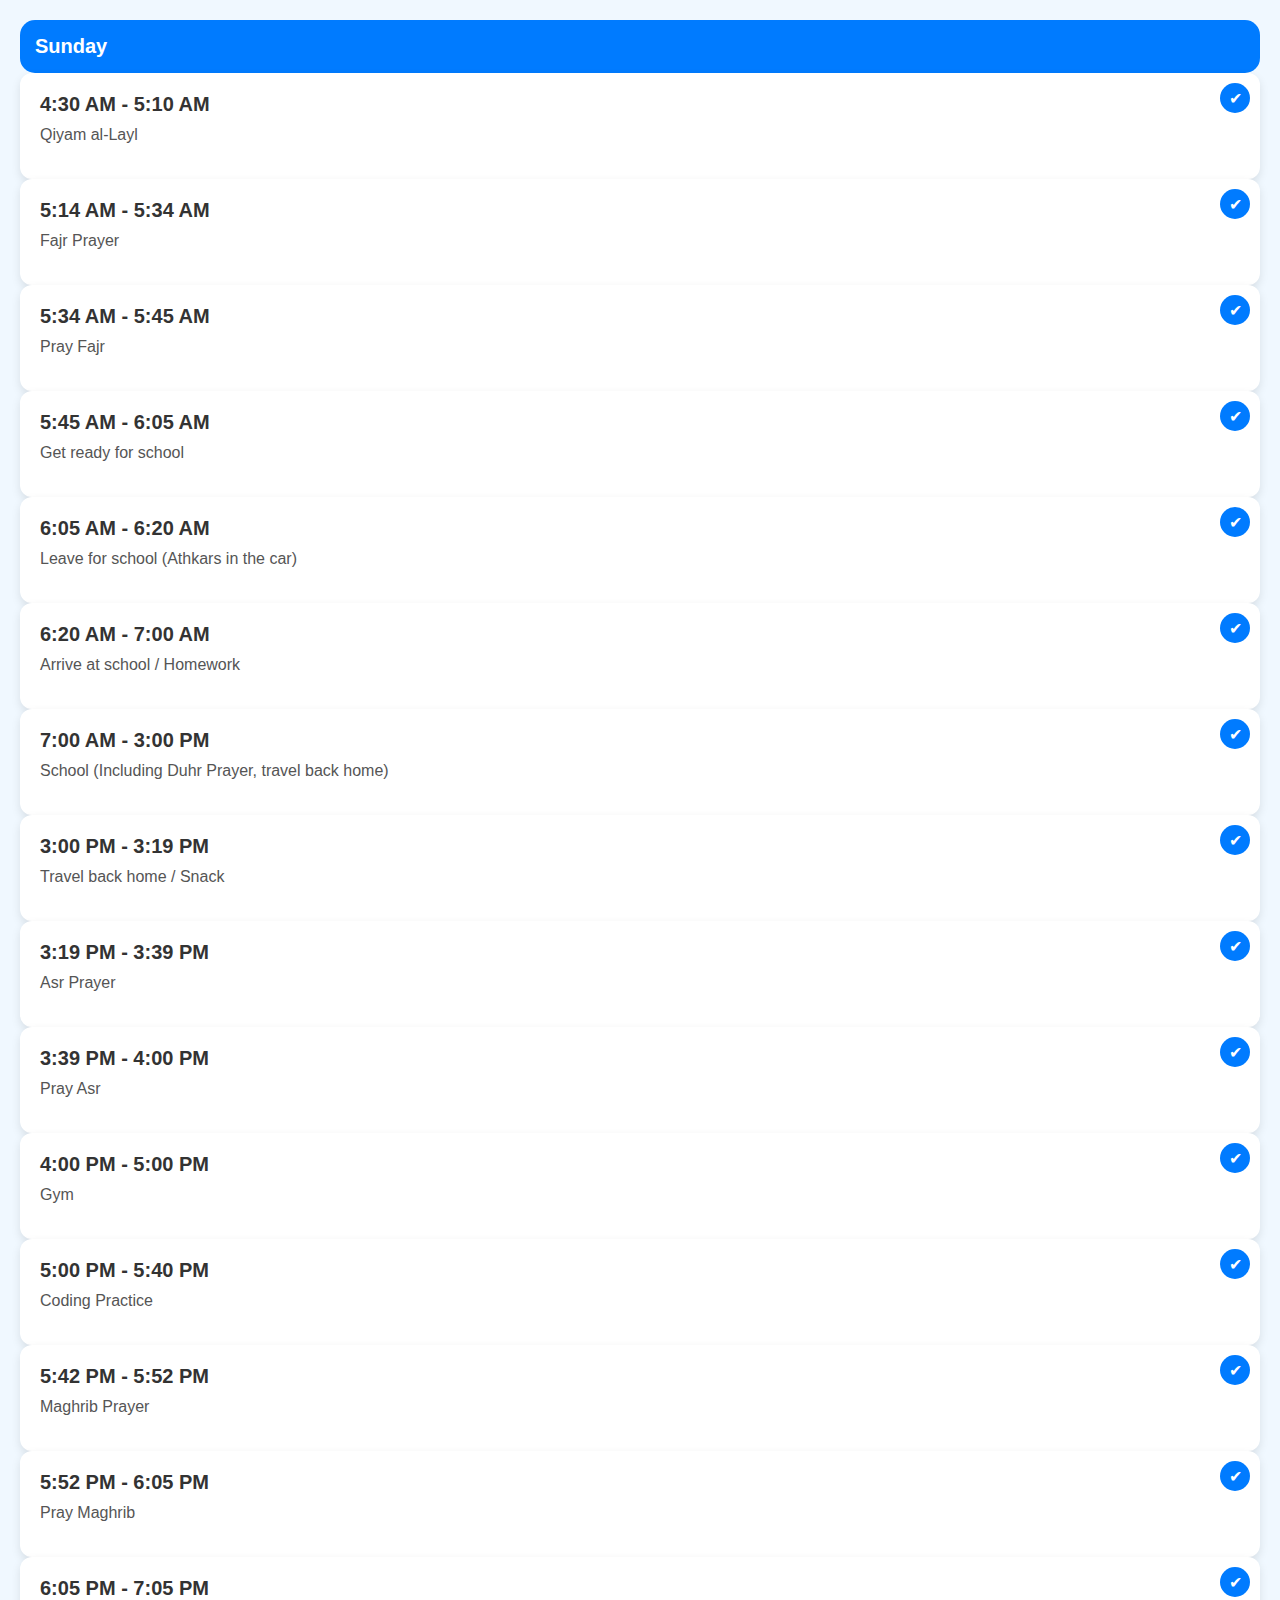
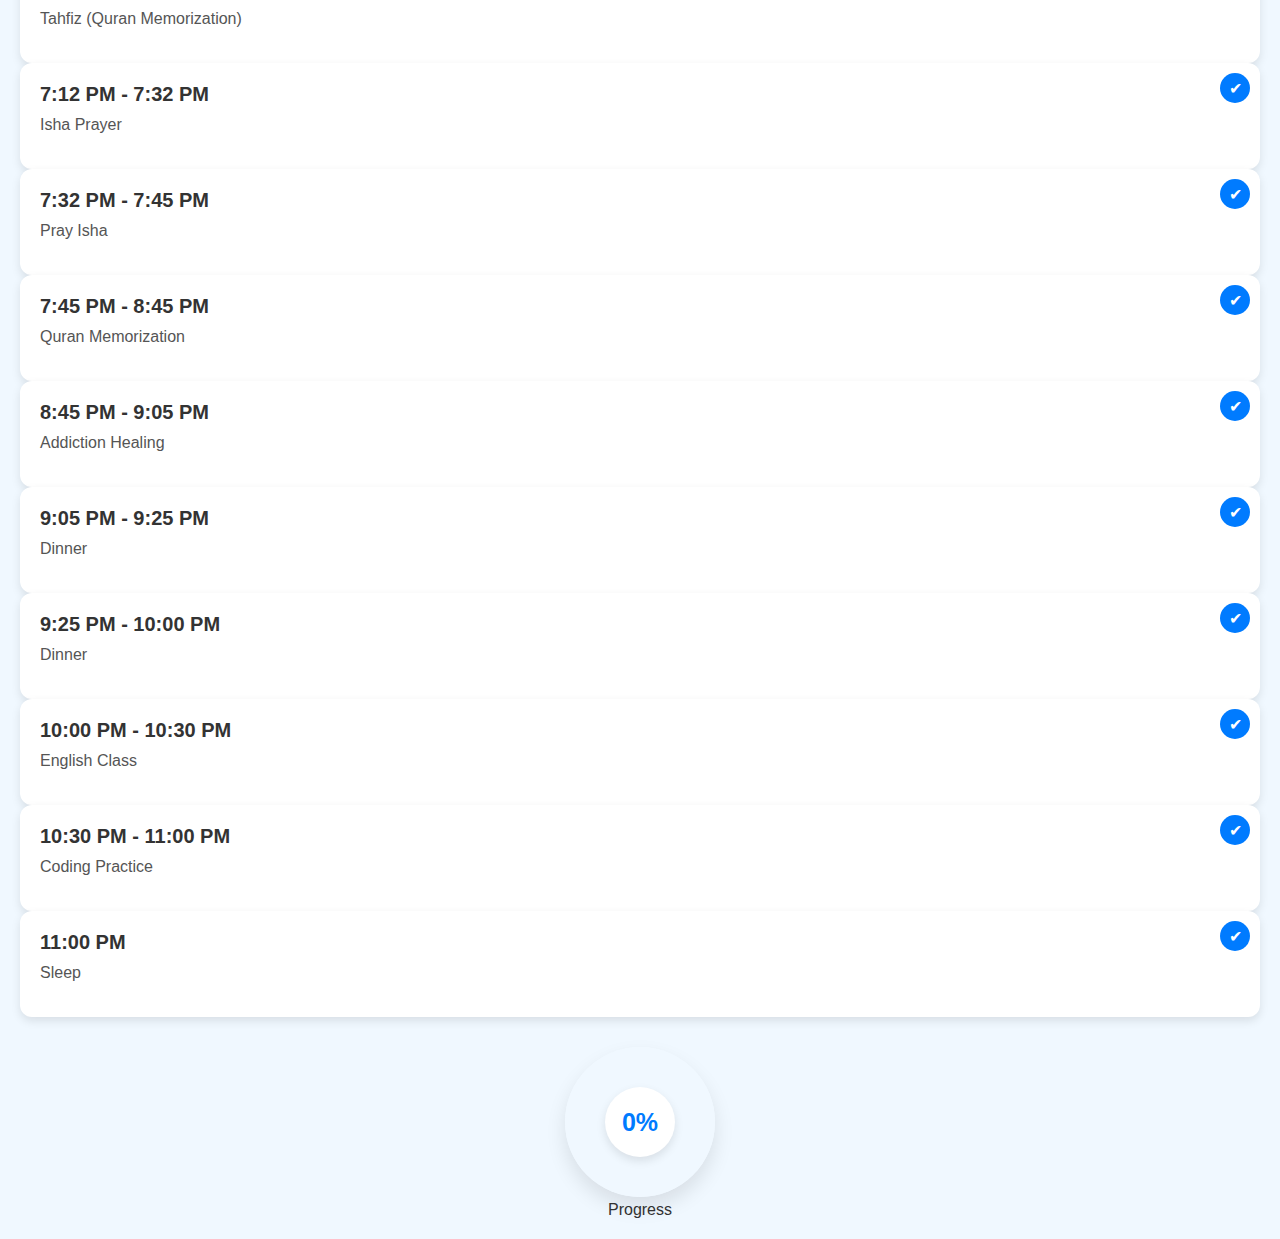
<file: index.html>
<!DOCTYPE html>
<html lang="en">

<head>
    <meta charset="UTF-8">
    <meta name="viewport" content="width=device-width, initial-scale=1.0">
    <link rel="stylesheet" href="style.css">
    <title>Task Tracker</title>
    <style>

    </style>
</head>

<body>
    <!-- Navbar -->
    <nav>
        <div class="nav__barContainer">
            <a href="#">Sunday</a>
            <div class="hamburger" id="hamburger">
                <div></div>
                <div></div>
                <div></div>
            </div>
        </div>
        <div class="nav-links" id="navLinks">
            <ul>
                <li><a href="index.html">Sunday</a></li>
                <li><a href="Monday.html">Monday</a></li>
                <li><a href="Tuesday.html">Tuesday</a></li>
                <li><a href="Wensday.html">Wednesday</a></li>
                <li><a href="Thursday.html">Thursday</a></li>
                <li><a href="Thursday( 8 hours ).html">Thursday ( with activity )</a></li>
                <li><a href="Friday.html">Friday</a></li>
                <li><a href="Saturday.html">Saturday</a></li>
                <li><a href="Saturday (8 hours).html">Saturday with Activity</a></li>
                
            </ul>
        </div>
    </nav>

    <!-- Task Container -->
    <!-- Task Container -->
    <div class="task-container"  id="sunday" >
        <div class="task-card" id="task1">
            <h3>4:30 AM - 5:10 AM</h3>
            <p>Qiyam al-Layl</p>
            <input type="checkbox" id="task-checkbox-1">
            <label for="task-checkbox-1">✔</label>
        </div>
        <div class="task-card" id="task2">
            <h3>5:14 AM - 5:34 AM</h3>
            <p>Fajr Prayer</p>
            <input type="checkbox" id="task-checkbox-2">
            <label for="task-checkbox-2">✔</label>
        </div>
        <div class="task-card" id="task3">
            <h3>5:34 AM - 5:45 AM</h3>
            <p>Pray Fajr</p>
            <input type="checkbox" id="task-checkbox-3">
            <label for="task-checkbox-3">✔</label>
        </div>
        <div class="task-card" id="task4">
            <h3>5:45 AM - 6:05 AM</h3>
            <p>Get ready for school</p>
            <input type="checkbox" id="task-checkbox-4">
            <label for="task-checkbox-4">✔</label>
        </div>

        <!-- Sunday Tasks -->
        <div class="task-card" id="task5">
            <h3>6:05 AM - 6:20 AM</h3>
            <p>Leave for school (Athkars in the car)</p>
            <input type="checkbox" id="task-checkbox-5">
            <label for="task-checkbox-5">✔</label>
        </div>
        <div class="task-card" id="task6">
            <h3>6:20 AM - 7:00 AM</h3>
            <p>Arrive at school / Homework</p>
            <input type="checkbox" id="task-checkbox-6">
            <label for="task-checkbox-6">✔</label>
        </div>
        <div class="task-card" id="task7">
            <h3>7:00 AM - 3:00 PM</h3>
            <p>School (Including Duhr Prayer, travel back home)</p>
            <input type="checkbox" id="task-checkbox-7">
            <label for="task-checkbox-7">✔</label>
        </div>
        <div class="task-card" id="task8">
            <h3>3:00 PM - 3:19 PM</h3>
            <p>Travel back home / Snack</p>
            <input type="checkbox" id="task-checkbox-8">
            <label for="task-checkbox-8">✔</label>
        </div>
        <div class="task-card" id="task9">
            <h3>3:19 PM - 3:39 PM</h3>
            <p>Asr Prayer</p>
            <input type="checkbox" id="task-checkbox-9">
            <label for="task-checkbox-9">✔</label>
        </div>
        <div class="task-card" id="task10">
            <h3>3:39 PM - 4:00 PM</h3>
            <p>Pray Asr</p>
            <input type="checkbox" id="task-checkbox-10">
            <label for="task-checkbox-10">✔</label>
        </div>
        <div class="task-card" id="task11">
            <h3>4:00 PM - 5:00 PM</h3>
            <p>Gym</p>
            <input type="checkbox" id="task-checkbox-11">
            <label for="task-checkbox-11">✔</label>
        </div>
        <div class="task-card" id="task12">
            <h3>5:00 PM - 5:40 PM</h3>
            <p>Coding Practice</p>
            <input type="checkbox" id="task-checkbox-12">
            <label for="task-checkbox-12">✔</label>
        </div>
        <div class="task-card" id="task13">
            <h3>5:42 PM - 5:52 PM</h3>
            <p>Maghrib Prayer</p>
            <input type="checkbox" id="task-checkbox-13">
            <label for="task-checkbox-13">✔</label>
        </div>
        <div class="task-card" id="task14">
            <h3>5:52 PM - 6:05 PM</h3>
            <p>Pray Maghrib</p>
            <input type="checkbox" id="task-checkbox-14">
            <label for="task-checkbox-14">✔</label>
        </div>
        <div class="task-card" id="task15">
            <h3>6:05 PM - 7:05 PM</h3>
            <p>Tahfiz (Quran Memorization)</p>
            <input type="checkbox" id="task-checkbox-15">
            <label for="task-checkbox-15">✔</label>
        </div>
        <div class="task-card" id="task16">
            <h3>7:12 PM - 7:32 PM</h3>
            <p>Isha Prayer</p>
            <input type="checkbox" id="task-checkbox-16">
            <label for="task-checkbox-16">✔</label>
        </div>
        <div class="task-card" id="task17">
            <h3>7:32 PM - 7:45 PM</h3>
            <p>Pray Isha</p>
            <input type="checkbox" id="task-checkbox-17">
            <label for="task-checkbox-17">✔</label>
        </div>
        <div class="task-card" id="task18">
            <h3>7:45 PM - 8:45 PM</h3>
            <p>Quran Memorization</p>
            <input type="checkbox" id="task-checkbox-18">
            <label for="task-checkbox-18">✔</label>
        </div>
        <div class="task-card" id="task19">
            <h3>8:45 PM - 9:05 PM</h3>
            <p>Addiction Healing</p>
            <input type="checkbox" id="task-checkbox-19">
            <label for="task-checkbox-19">✔</label>
        </div>
        <div class="task-card" id="task20">
            <h3>9:05 PM - 9:25 PM</h3>
            <p>Dinner</p>
            <input type="checkbox" id="task-checkbox-20">
            <label for="task-checkbox-20">✔</label>
        </div>
        <div class="task-card" id="task20">
            <h3>9:25 PM - 10:00 PM</h3>
            <p>Dinner</p>
            <input type="checkbox" id="task-checkbox-20">
            <label for="task-checkbox-20">✔</label>
        </div>
        <div class="task-card" id="task21">
            <h3>10:00 PM - 10:30 PM</h3>
            <p>English Class</p>
            <input type="checkbox" id="task-checkbox-21">
            <label for="task-checkbox-21">✔</label>
        </div>
        <div class="task-card" id="task22">
            <h3>10:30 PM - 11:00 PM</h3>
            <p>Coding Practice</p>
            <input type="checkbox" id="task-checkbox-22">
            <label for="task-checkbox-22">✔</label>
        </div>
        <div class="task-card" id="task23">
            <h3>11:00 PM</h3>
            <p>Sleep</p>
            <input type="checkbox" id="task-checkbox-23">
            <label for="task-checkbox-23">✔</label>
        </div>
    </div>

    <!-- Progress Circle -->
    <div class="progress-container">
        <div class="circle" id="progressCircle">
            <div class="percentage" id="progressPercentage">0%</div>
        </div>
        <p>Progress</p>
    </div>

    <script src="script.js">
    

    </script>

</body>

</html>
</file>
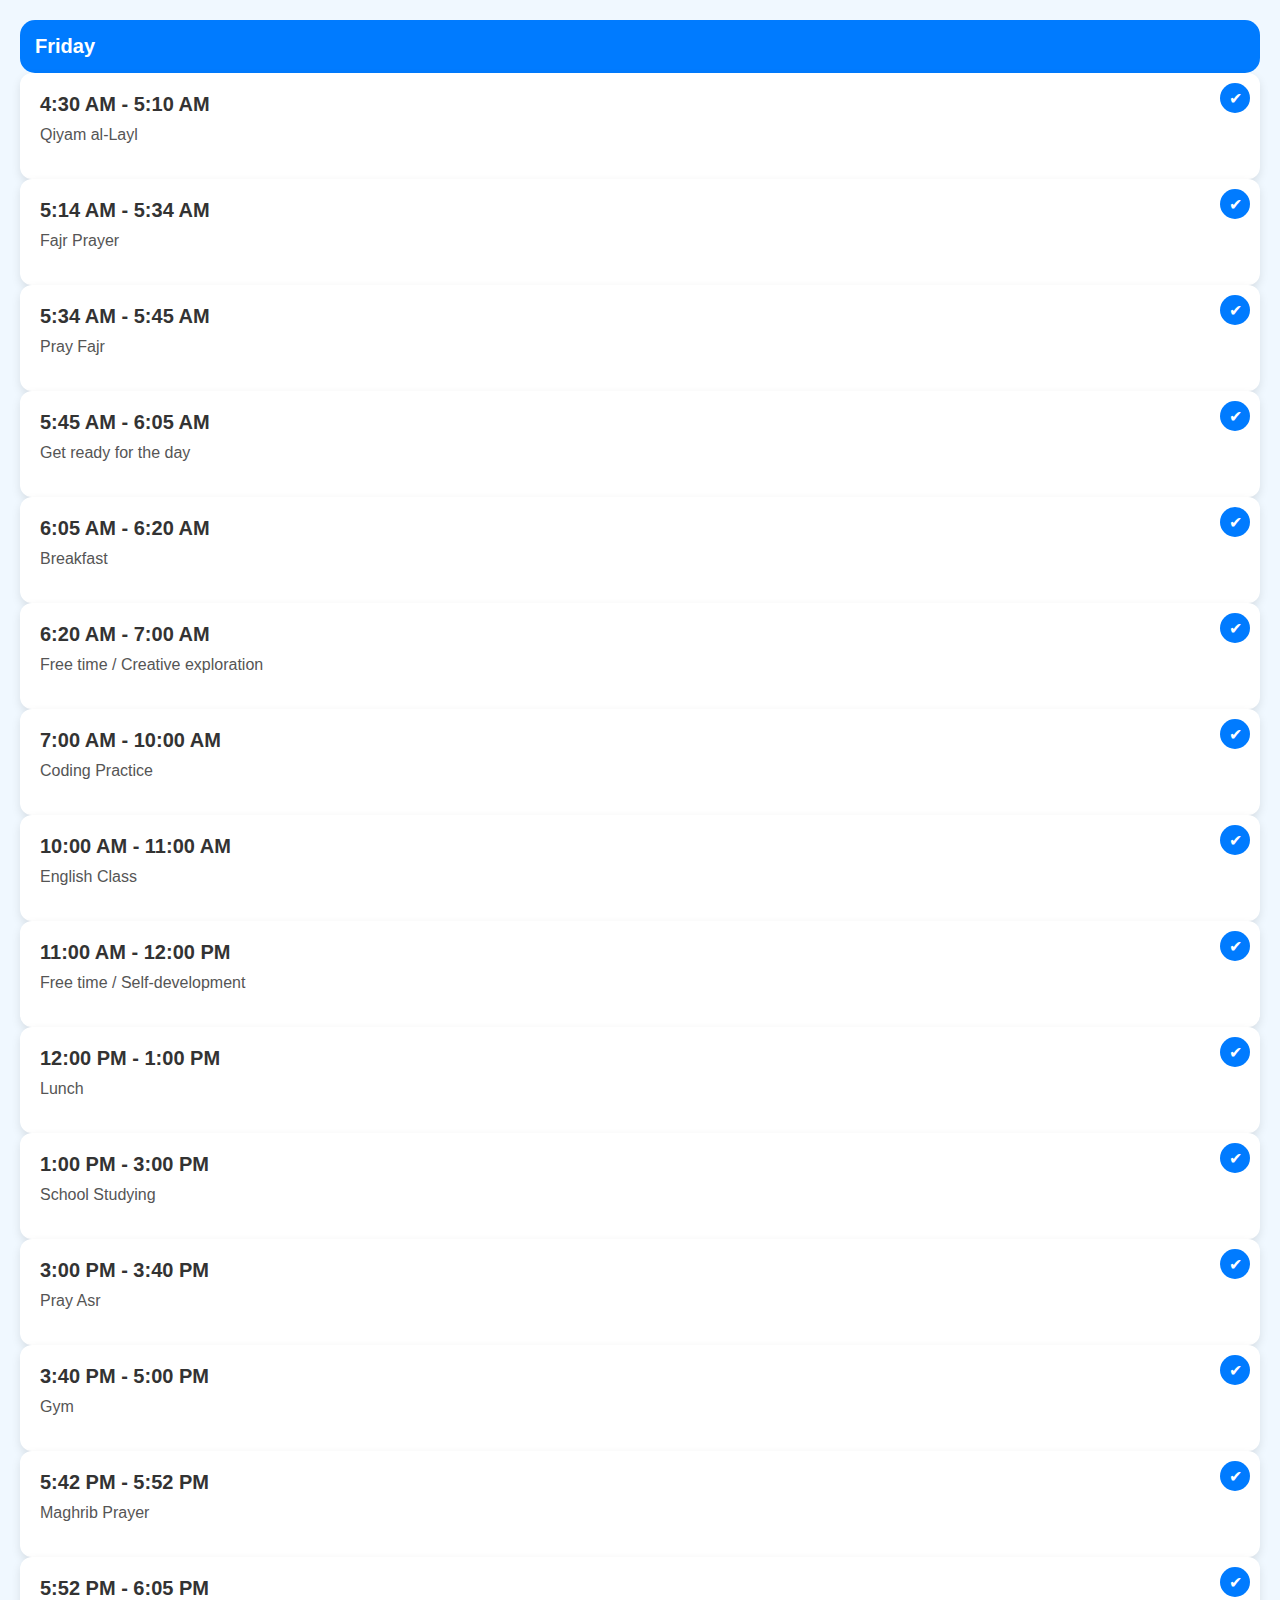
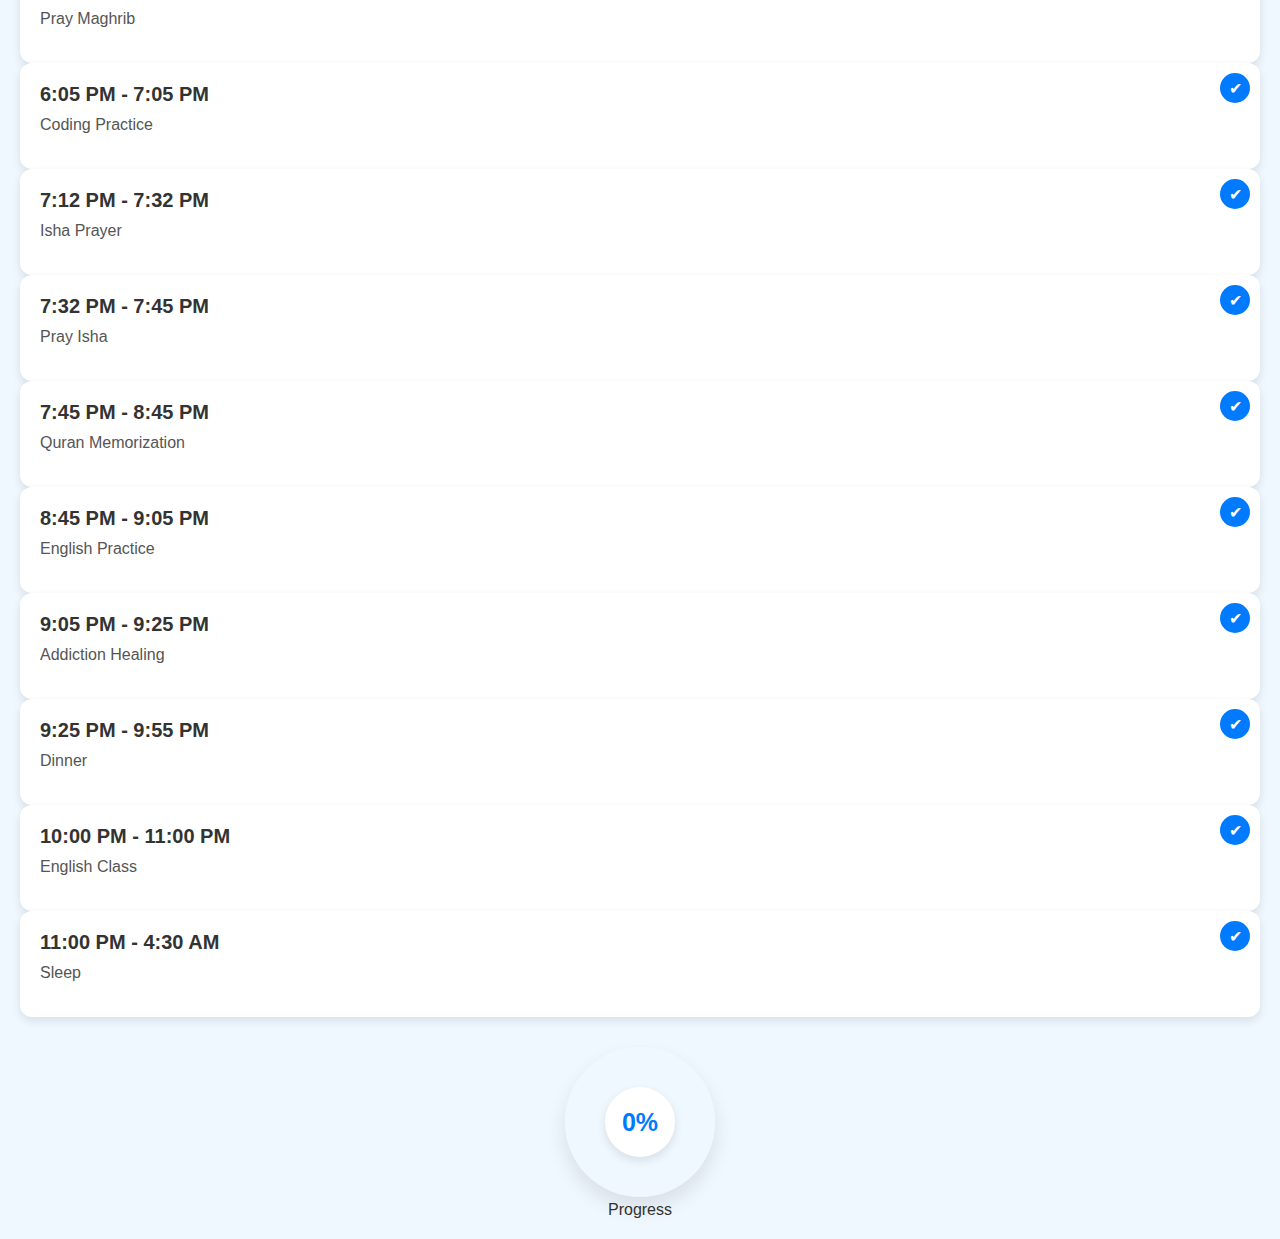
<file: Friday.html>
<!DOCTYPE html>
<html lang="en">

<head>
    <meta charset="UTF-8">
    <meta name="viewport" content="width=device-width, initial-scale=1.0">
    <link rel="stylesheet" href="style.css">
    <title>Task Tracker</title>
    <style>

    </style>
</head>

<body>
    <!-- Navbar -->
    <nav>
        <div class="nav__barContainer">
            <a href="#">Friday</a>
            <div class="hamburger" id="hamburger">
                <div></div>
                <div></div>
                <div></div>
            </div>
        </div>
        <div class="nav-links" id="navLinks">
            <ul>
                <li><a href="index.html">Sunday</a></li>
                <li><a href="Monday.html">Monday</a></li>
                <li><a href="Tuesday.html">Tuesday</a></li>
                <li><a href="Wensday.html">Wednesday</a></li>
                <li><a href="Thursday.html">Thursday</a></li>
                <li><a href="Thursday( 8 hours ).html">Thursday ( with activity )</a></li>
                <li><a href="Friday.html">Friday</a></li>
                <li><a href="Saturday.html">Saturday</a></li>
                <li><a href="Saturday (8 hours).html">Saturday with Activity</a></li>
                
            </ul>
        </div>
    </nav>

 <!-- Task Container -->
 <div class="task-container" id="friday">
    <div class="task-card" id="task1">
        <h3>4:30 AM - 5:10 AM</h3>
        <p>Qiyam al-Layl</p>
        <input type="checkbox" id="task-checkbox-1">
        <label for="task-checkbox-1">✔</label>
    </div>
    <div class="task-card" id="task2">
        <h3>5:14 AM - 5:34 AM</h3>
        <p>Fajr Prayer</p>
        <input type="checkbox" id="task-checkbox-2">
        <label for="task-checkbox-2">✔</label>
    </div>
    <div class="task-card" id="task3">
        <h3>5:34 AM - 5:45 AM</h3>
        <p>Pray Fajr</p>
        <input type="checkbox" id="task-checkbox-3">
        <label for="task-checkbox-3">✔</label>
    </div>
    <div class="task-card" id="task4">
        <h3>5:45 AM - 6:05 AM</h3>
        <p>Get ready for the day</p>
        <input type="checkbox" id="task-checkbox-4">
        <label for="task-checkbox-4">✔</label>
    </div>
    <div class="task-card" id="task5">
        <h3>6:05 AM - 6:20 AM</h3>
        <p>Breakfast</p>
        <input type="checkbox" id="task-checkbox-5">
        <label for="task-checkbox-5">✔</label>
    </div>
    <div class="task-card" id="task6">
        <h3>6:20 AM - 7:00 AM</h3>
        <p>Free time / Creative exploration</p>
        <input type="checkbox" id="task-checkbox-6">
        <label for="task-checkbox-6">✔</label>
    </div>
    <div class="task-card" id="task7">
        <h3>7:00 AM - 10:00 AM</h3>
        <p>Coding Practice</p>
        <input type="checkbox" id="task-checkbox-7">
        <label for="task-checkbox-7">✔</label>
    </div>
    <div class="task-card" id="task8">
        <h3>10:00 AM - 11:00 AM</h3>
        <p>English Class</p>
        <input type="checkbox" id="task-checkbox-8">
        <label for="task-checkbox-8">✔</label>
    </div>
    <div class="task-card" id="task9">
        <h3>11:00 AM - 12:00 PM</h3>
        <p>Free time / Self-development</p>
        <input type="checkbox" id="task-checkbox-9">
        <label for="task-checkbox-9">✔</label>
    </div>
    <div class="task-card" id="task10">
        <h3>12:00 PM - 1:00 PM</h3>
        <p>Lunch</p>
        <input type="checkbox" id="task-checkbox-10">
        <label for="task-checkbox-10">✔</label>
    </div>
    <div class="task-card" id="task11">
        <h3>1:00 PM - 3:00 PM</h3>
        <p>School Studying</p>
        <input type="checkbox" id="task-checkbox-11">
        <label for="task-checkbox-11">✔</label>
    </div>
    <div class="task-card" id="task12">
        <h3>3:00 PM - 3:40 PM</h3>
        <p>Pray Asr</p>
        <input type="checkbox" id="task-checkbox-12">
        <label for="task-checkbox-12">✔</label>
    </div>
    <div class="task-card" id="task13">
        <h3>3:40 PM - 5:00 PM</h3>
        <p>Gym</p>
        <input type="checkbox" id="task-checkbox-13">
        <label for="task-checkbox-13">✔</label>
    </div>
    <div class="task-card" id="task14">
        <h3>5:42 PM - 5:52 PM</h3>
        <p>Maghrib Prayer</p>
        <input type="checkbox" id="task-checkbox-14">
        <label for="task-checkbox-14">✔</label>
    </div>
    <div class="task-card" id="task15">
        <h3>5:52 PM - 6:05 PM</h3>
        <p>Pray Maghrib</p>
        <input type="checkbox" id="task-checkbox-15">
        <label for="task-checkbox-15">✔</label>
    </div>
    <div class="task-card" id="task16">
        <h3>6:05 PM - 7:05 PM</h3>
        <p>Coding Practice</p>
        <input type="checkbox" id="task-checkbox-16">
        <label for="task-checkbox-16">✔</label>
    </div>
    <div class="task-card" id="task17">
        <h3>7:12 PM - 7:32 PM</h3>
        <p>Isha Prayer</p>
        <input type="checkbox" id="task-checkbox-17">
        <label for="task-checkbox-17">✔</label>
    </div>
    <div class="task-card" id="task18">
        <h3>7:32 PM - 7:45 PM</h3>
        <p>Pray Isha</p>
        <input type="checkbox" id="task-checkbox-18">
        <label for="task-checkbox-18">✔</label>
    </div>
    <div class="task-card" id="task19">
        <h3>7:45 PM - 8:45 PM</h3>
        <p>Quran Memorization</p>
        <input type="checkbox" id="task-checkbox-19">
        <label for="task-checkbox-19">✔</label>
    </div>
    <div class="task-card" id="task20">
        <h3>8:45 PM - 9:05 PM</h3>
        <p>English Practice</p>
        <input type="checkbox" id="task-checkbox-20">
        <label for="task-checkbox-20">✔</label>
    </div>
    <div class="task-card" id="task21">
        <h3>9:05 PM - 9:25 PM</h3>
        <p>Addiction Healing</p>
        <input type="checkbox" id="task-checkbox-21">
        <label for="task-checkbox-21">✔</label>
    </div>
    <div class="task-card" id="task22">
        <h3>9:25 PM - 9:55 PM</h3>
        <p>Dinner</p>
        <input type="checkbox" id="task-checkbox-22">
        <label for="task-checkbox-22">✔</label>
    </div>
    <div class="task-card" id="task23">
        <h3>10:00 PM - 11:00 PM</h3>
        <p>English Class</p>
        <input type="checkbox" id="task-checkbox-23">
        <label for="task-checkbox-23">✔</label>
    </div>
    <div class="task-card" id="task24">
        <h3>11:00 PM - 4:30 AM</h3>
        <p>Sleep</p>
        <input type="checkbox" id="task-checkbox-24">
        <label for="task-checkbox-24">✔</label>
    </div>
</div>


    <!-- Progress Circle -->
    <div class="progress-container">
        <div class="circle" id="progressCircle">
            <div class="percentage" id="progressPercentage">0%</div>
        </div>
        <p>Progress</p>
    </div>

    <script src="script.js">
    

    </script>

</body>

</html>
</file>
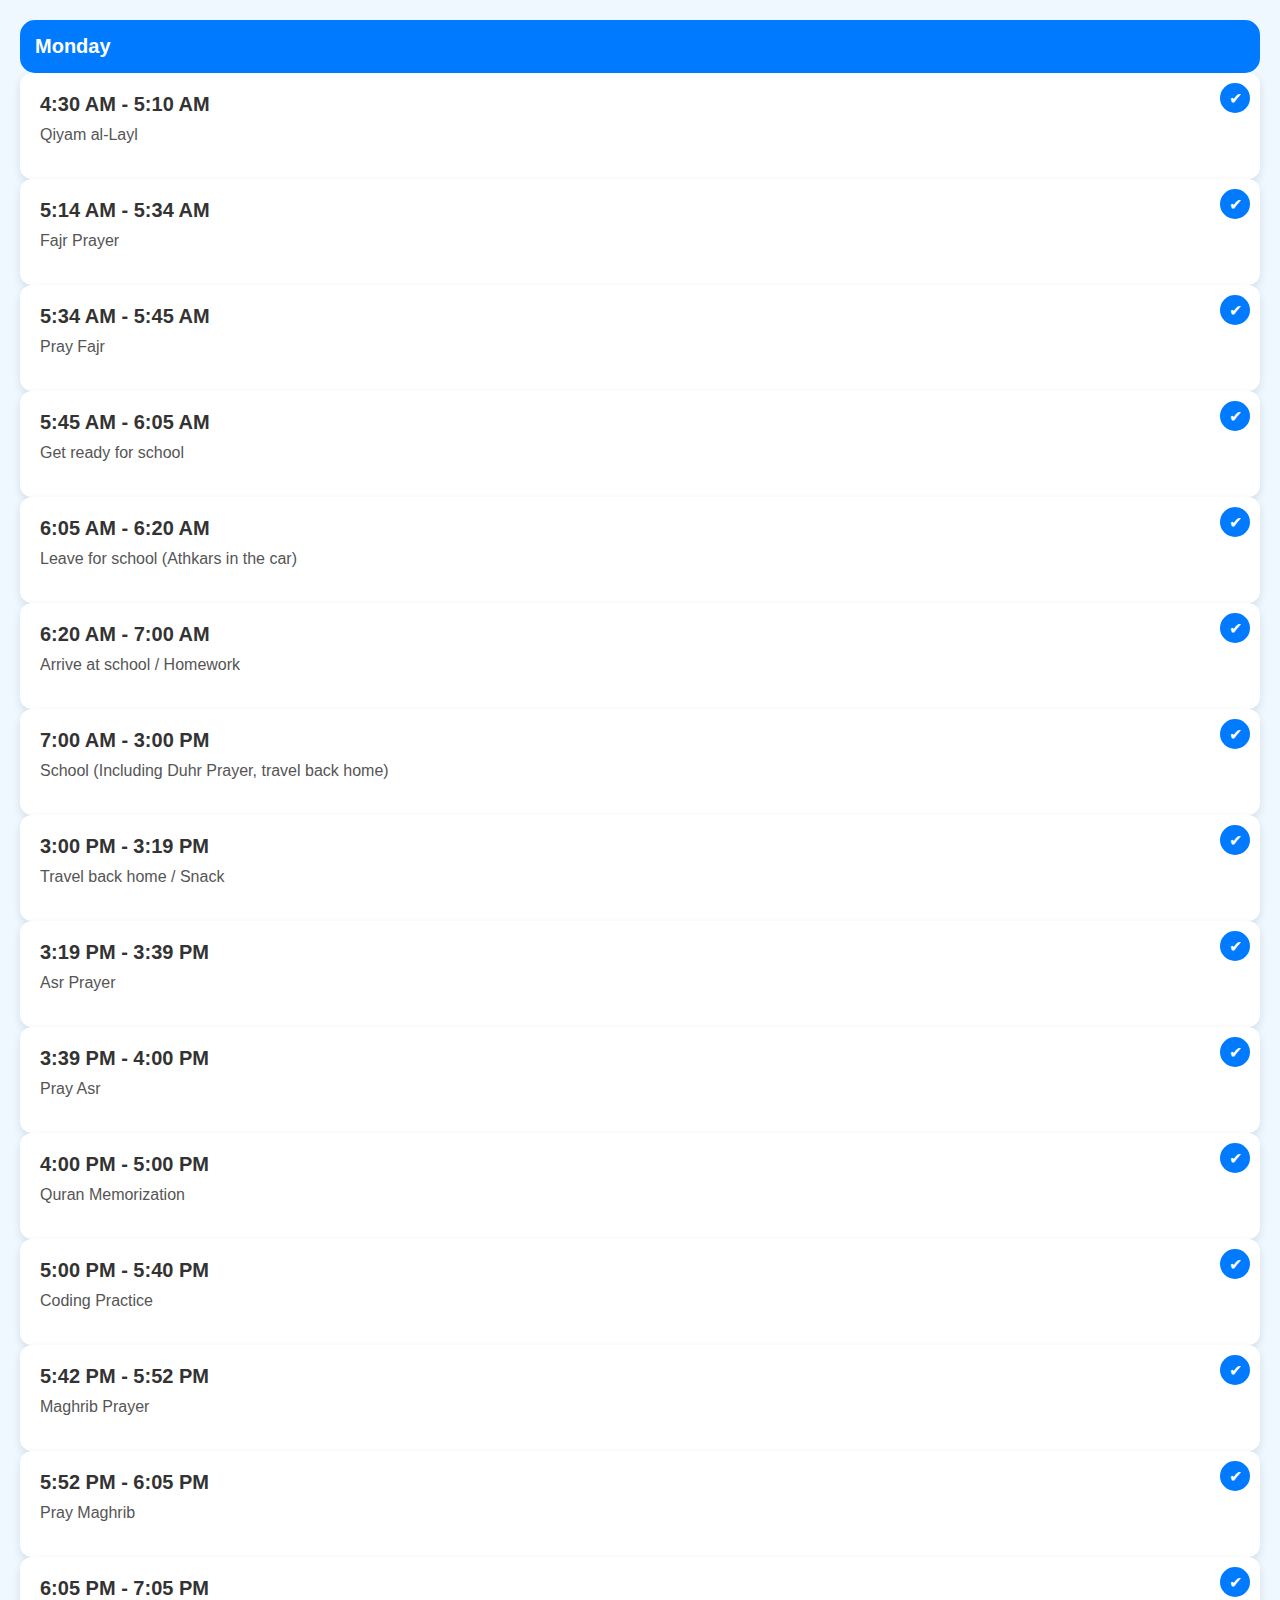
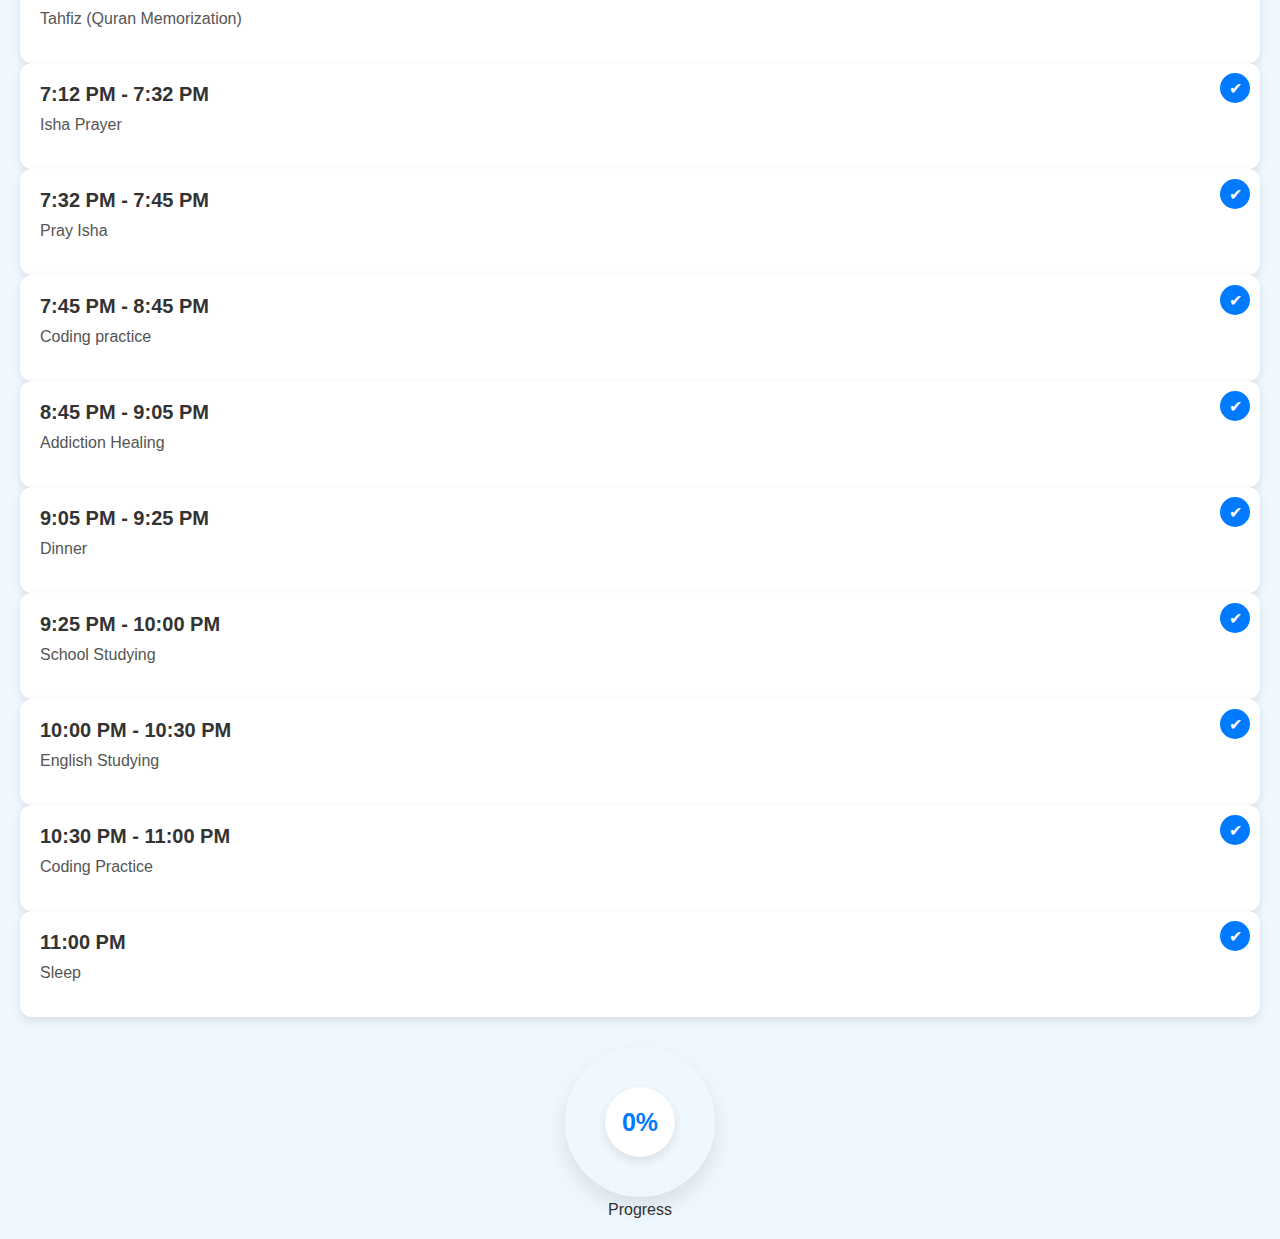
<file: Monday.html>
<!DOCTYPE html>
<html lang="en">

<head>
    <meta charset="UTF-8">
    <meta name="viewport" content="width=device-width, initial-scale=1.0">
    <link rel="stylesheet" href="style.css">
    <title>Task Tracker</title>
    <style>

    </style>
</head>

<body>
    <!-- Navbar -->
    <nav>
        <div class="nav__barContainer">
            <a href="#">Monday</a>
            <div class="hamburger" id="hamburger">
                <div></div>
                <div></div>
                <div></div>
            </div>
        </div>
        <div class="nav-links" id="navLinks">
            <ul>
                <li><a href="index.html">Sunday</a></li>
                <li><a href="Monday.html">Monday</a></li>
                <li><a href="Tuesday.html">Tuesday</a></li>
                <li><a href="Wensday.html">Wednesday</a></li>
                <li><a href="Thursday.html">Thursday</a></li>
                <li><a href="Thursday( 8 hours ).html">Thursday ( with activity )</a></li>
                <li><a href="Friday.html">Friday</a></li>
                <li><a href="Saturday.html">Saturday</a></li>
                <li><a href="Saturday (8 hours).html">Saturday with Activity</a></li>
                
            </ul>
        </div>
    </nav>

    <!-- Task Container -->
    <!-- Task Container -->
    <div class="task-container"  id="monday" >
        <div class="task-card" id="task1">
            <h3>4:30 AM - 5:10 AM</h3>
            <p>Qiyam al-Layl</p>
            <input type="checkbox" id="task-checkbox-1">
            <label for="task-checkbox-1">✔</label>
        </div>
        <div class="task-card" id="task2">
            <h3>5:14 AM - 5:34 AM</h3>
            <p>Fajr Prayer</p>
            <input type="checkbox" id="task-checkbox-2">
            <label for="task-checkbox-2">✔</label>
        </div>
        <div class="task-card" id="task3">
            <h3>5:34 AM - 5:45 AM</h3>
            <p>Pray Fajr</p>
            <input type="checkbox" id="task-checkbox-3">
            <label for="task-checkbox-3">✔</label>
        </div>
        <div class="task-card" id="task4">
            <h3>5:45 AM - 6:05 AM</h3>
            <p>Get ready for school</p>
            <input type="checkbox" id="task-checkbox-4">
            <label for="task-checkbox-4">✔</label>
        </div>

        <!-- Monday Tasks -->
        <div class="task-card" id="task5">
            <h3>6:05 AM - 6:20 AM</h3>
            <p>Leave for school (Athkars in the car)</p>
            <input type="checkbox" id="task-checkbox-5">
            <label for="task-checkbox-5">✔</label>
        </div>
        <div class="task-card" id="task6">
            <h3>6:20 AM - 7:00 AM</h3>
            <p>Arrive at school / Homework</p>
            <input type="checkbox" id="task-checkbox-6">
            <label for="task-checkbox-6">✔</label>
        </div>
        <div class="task-card" id="task7">
            <h3>7:00 AM - 3:00 PM</h3>
            <p>School (Including Duhr Prayer, travel back home)</p>
            <input type="checkbox" id="task-checkbox-7">
            <label for="task-checkbox-7">✔</label>
        </div>
        <div class="task-card" id="task8">
            <h3>3:00 PM - 3:19 PM</h3>
            <p>Travel back home / Snack</p>
            <input type="checkbox" id="task-checkbox-8">
            <label for="task-checkbox-8">✔</label>
        </div>
        <div class="task-card" id="task9">
            <h3>3:19 PM - 3:39 PM</h3>
            <p>Asr Prayer</p>
            <input type="checkbox" id="task-checkbox-9">
            <label for="task-checkbox-9">✔</label>
        </div>
        <div class="task-card" id="task10">
            <h3>3:39 PM - 4:00 PM</h3>
            <p>Pray Asr</p>
            <input type="checkbox" id="task-checkbox-10">
            <label for="task-checkbox-10">✔</label>
        </div>
        <div class="task-card" id="task11">
            <h3>4:00 PM - 5:00 PM</h3>
            <p>Quran Memorization</p>
            <input type="checkbox" id="task-checkbox-11">
            <label for="task-checkbox-11">✔</label>
        </div>
        <div class="task-card" id="task12">
            <h3>5:00 PM - 5:40 PM</h3>
            <p>Coding Practice</p>
            <input type="checkbox" id="task-checkbox-12">
            <label for="task-checkbox-12">✔</label>
        </div>
        <div class="task-card" id="task13">
            <h3>5:42 PM - 5:52 PM</h3>
            <p>Maghrib Prayer</p>
            <input type="checkbox" id="task-checkbox-13">
            <label for="task-checkbox-13">✔</label>
        </div>
        <div class="task-card" id="task14">
            <h3>5:52 PM - 6:05 PM</h3>
            <p>Pray Maghrib</p>
            <input type="checkbox" id="task-checkbox-14">
            <label for="task-checkbox-14">✔</label>
        </div>
        <div class="task-card" id="task15">
            <h3>6:05 PM - 7:05 PM</h3>
            <p>Tahfiz (Quran Memorization)</p>
            <input type="checkbox" id="task-checkbox-15">
            <label for="task-checkbox-15">✔</label>
        </div>
        <div class="task-card" id="task16">
            <h3>7:12 PM - 7:32 PM</h3>
            <p>Isha Prayer</p>
            <input type="checkbox" id="task-checkbox-16">
            <label for="task-checkbox-16">✔</label>
        </div>
        <div class="task-card" id="task17">
            <h3>7:32 PM - 7:45 PM</h3>
            <p>Pray Isha</p>
            <input type="checkbox" id="task-checkbox-17">
            <label for="task-checkbox-17">✔</label>
        </div>
        <div class="task-card" id="task18">
            <h3>7:45 PM - 8:45 PM</h3>
            <p>Coding practice</p>
            <input type="checkbox" id="task-checkbox-18">
            <label for="task-checkbox-18">✔</label>
        </div>
        <div class="task-card" id="task19">
            <h3>8:45 PM - 9:05 PM</h3>
            <p>Addiction Healing</p>
            <input type="checkbox" id="task-checkbox-19">
            <label for="task-checkbox-19">✔</label>
        </div>
        <div class="task-card" id="task20">
            <h3>9:05 PM - 9:25 PM</h3>
            <p>Dinner</p>
            <input type="checkbox" id="task-checkbox-20">
            <label for="task-checkbox-20">✔</label>
        </div>
        <div class="task-card" id="task20">
            <h3>9:25 PM - 10:00 PM</h3>
            <p>School Studying</p>
            <input type="checkbox" id="task-checkbox-20">
            <label for="task-checkbox-20">✔</label>
        </div>
        <div class="task-card" id="task21">
            <h3>10:00 PM - 10:30 PM</h3>
            <p>English Studying</p>
            <input type="checkbox" id="task-checkbox-21">
            <label for="task-checkbox-21">✔</label>
        </div>
        <div class="task-card" id="task22">
            <h3>10:30 PM - 11:00 PM</h3>
            <p>Coding Practice</p>
            <input type="checkbox" id="task-checkbox-22">
            <label for="task-checkbox-22">✔</label>
        </div>
        <div class="task-card" id="task23">
            <h3>11:00 PM</h3>
            <p>Sleep</p>
            <input type="checkbox" id="task-checkbox-23">
            <label for="task-checkbox-23">✔</label>
        </div>
    </div>

    <!-- Progress Circle -->
    <div class="progress-container">
        <div class="circle" id="progressCircle">
            <div class="percentage" id="progressPercentage">0%</div>
        </div>
        <p>Progress</p>
    </div>

    <script src="script.js">
    

    </script>

</body>

</html>
</file>
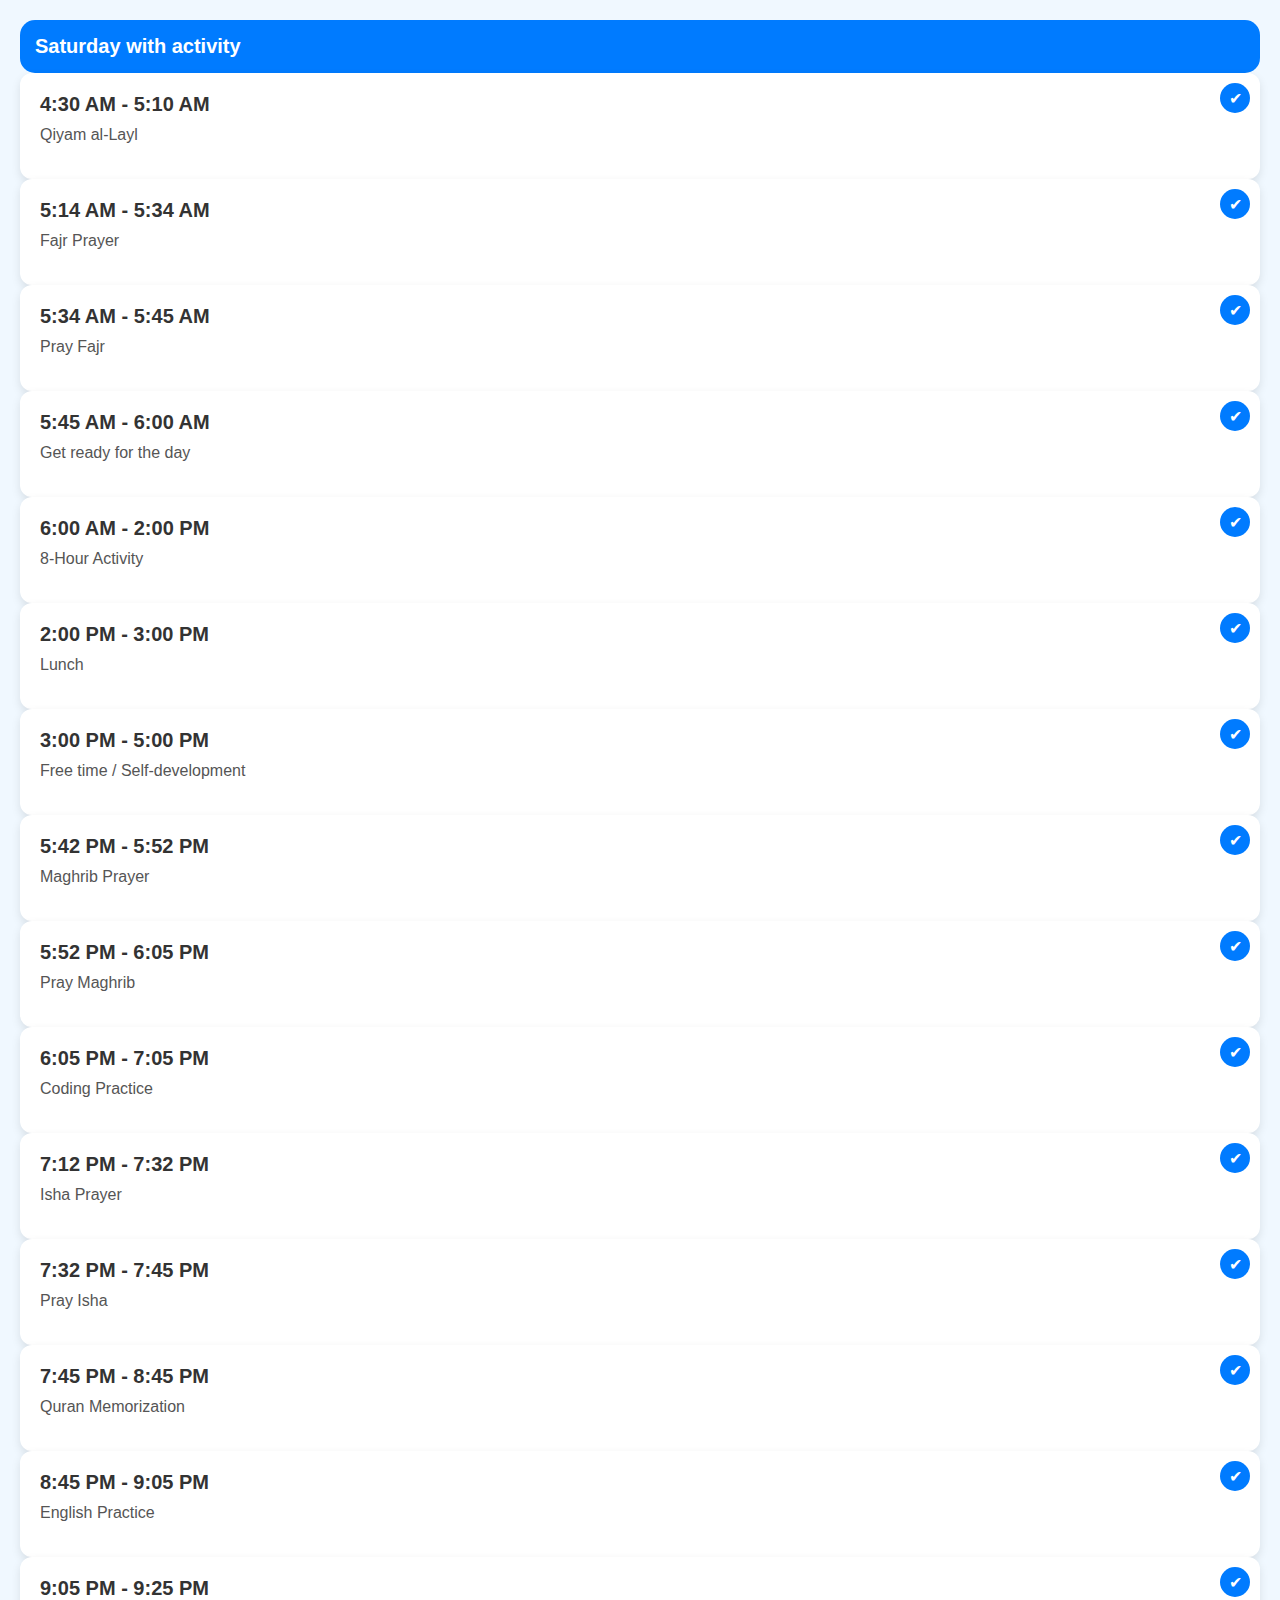
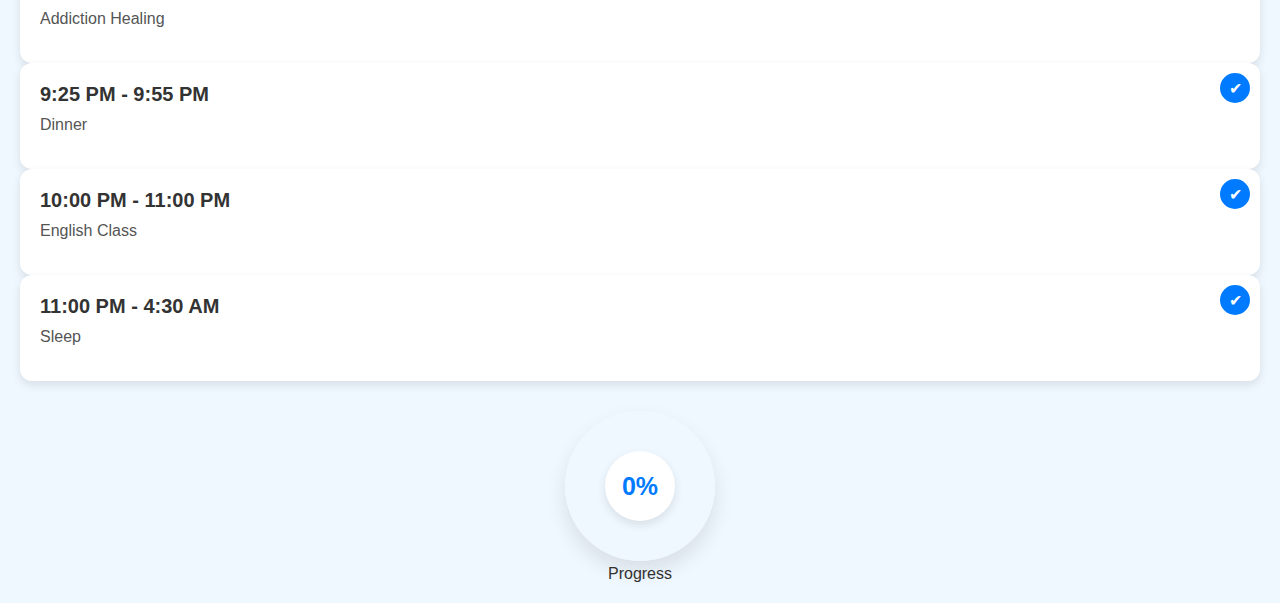
<file: Saturday (8 hours).html>
<!DOCTYPE html>
<html lang="en">

<head>
    <meta charset="UTF-8">
    <meta name="viewport" content="width=device-width, initial-scale=1.0">
    <link rel="stylesheet" href="style.css">
    <title>Task Tracker</title>
    <style>

    </style>
</head>

<body>
    <!-- Navbar -->
    <nav>
        <div class="nav__barContainer">
            <a href="#">Saturday with activity</a>
            <div class="hamburger" id="hamburger">
                <div></div>
                <div></div>
                <div></div>
            </div>
        </div>
        <div class="nav-links" id="navLinks">
            <ul>
                <li><a href="index.html">Sunday</a></li>
                <li><a href="Monday.html">Monday</a></li>
                <li><a href="Tuesday.html">Tuesday</a></li>
                <li><a href="Wensday.html">Wednesday</a></li>
                <li><a href="Thursday.html">Thursday</a></li>
                <li><a href="Thursday( 8 hours ).html">Thursday ( with activity )</a></li>
                <li><a href="Friday.html">Friday</a></li>
                <li><a href="Saturday.html">Saturday</a></li>
                <li><a href="Saturday (8 hours).html">Saturday with Activity</a></li>
                
            </ul>
        </div>
    </nav>

    <!-- Task Container -->
    <div class="task-container" id="friday">
        <div class="task-card" id="task1">
            <h3>4:30 AM - 5:10 AM</h3>
            <p>Qiyam al-Layl</p>
            <input type="checkbox" id="task-checkbox-1">
            <label for="task-checkbox-1">✔</label>
        </div>
        <div class="task-card" id="task2">
            <h3>5:14 AM - 5:34 AM</h3>
            <p>Fajr Prayer</p>
            <input type="checkbox" id="task-checkbox-2">
            <label for="task-checkbox-2">✔</label>
        </div>
        <div class="task-card" id="task3">
            <h3>5:34 AM - 5:45 AM</h3>
            <p>Pray Fajr</p>
            <input type="checkbox" id="task-checkbox-3">
            <label for="task-checkbox-3">✔</label>
        </div>
        <div class="task-card" id="task4">
            <h3>5:45 AM - 6:00 AM</h3>
            <p>Get ready for the day</p>
            <input type="checkbox" id="task-checkbox-4">
            <label for="task-checkbox-4">✔</label>
        </div>
        <div class="task-card" id="task5">
            <h3>6:00 AM - 2:00 PM</h3>
            <p>8-Hour Activity</p>
            <input type="checkbox" id="task-checkbox-5">
            <label for="task-checkbox-5">✔</label>
        </div>
        <div class="task-card" id="task6">
            <h3>2:00 PM - 3:00 PM</h3>
            <p>Lunch</p>
            <input type="checkbox" id="task-checkbox-6">
            <label for="task-checkbox-6">✔</label>
        </div>
        <div class="task-card" id="task7">
            <h3>3:00 PM - 5:00 PM</h3>
            <p>Free time / Self-development</p>
            <input type="checkbox" id="task-checkbox-7">
            <label for="task-checkbox-7">✔</label>
        </div>
        <div class="task-card" id="task8">
            <h3>5:42 PM - 5:52 PM</h3>
            <p>Maghrib Prayer</p>
            <input type="checkbox" id="task-checkbox-8">
            <label for="task-checkbox-8">✔</label>
        </div>
        <div class="task-card" id="task9">
            <h3>5:52 PM - 6:05 PM</h3>
            <p>Pray Maghrib</p>
            <input type="checkbox" id="task-checkbox-9">
            <label for="task-checkbox-9">✔</label>
        </div>
        <div class="task-card" id="task10">
            <h3>6:05 PM - 7:05 PM</h3>
            <p>Coding Practice</p>
            <input type="checkbox" id="task-checkbox-10">
            <label for="task-checkbox-10">✔</label>
        </div>
        <div class="task-card" id="task11">
            <h3>7:12 PM - 7:32 PM</h3>
            <p>Isha Prayer</p>
            <input type="checkbox" id="task-checkbox-11">
            <label for="task-checkbox-11">✔</label>
        </div>
        <div class="task-card" id="task12">
            <h3>7:32 PM - 7:45 PM</h3>
            <p>Pray Isha</p>
            <input type="checkbox" id="task-checkbox-12">
            <label for="task-checkbox-12">✔</label>
        </div>
        <div class="task-card" id="task13">
            <h3>7:45 PM - 8:45 PM</h3>
            <p>Quran Memorization</p>
            <input type="checkbox" id="task-checkbox-13">
            <label for="task-checkbox-13">✔</label>
        </div>
        <div class="task-card" id="task14">
            <h3>8:45 PM - 9:05 PM</h3>
            <p>English Practice</p>
            <input type="checkbox" id="task-checkbox-14">
            <label for="task-checkbox-14">✔</label>
        </div>
        <div class="task-card" id="task15">
            <h3>9:05 PM - 9:25 PM</h3>
            <p>Addiction Healing</p>
            <input type="checkbox" id="task-checkbox-15">
            <label for="task-checkbox-15">✔</label>
        </div>
        <div class="task-card" id="task16">
            <h3>9:25 PM - 9:55 PM</h3>
            <p>Dinner</p>
            <input type="checkbox" id="task-checkbox-16">
            <label for="task-checkbox-16">✔</label>
        </div>
        <div class="task-card" id="task17">
            <h3>10:00 PM - 11:00 PM</h3>
            <p>English Class</p>
            <input type="checkbox" id="task-checkbox-17">
            <label for="task-checkbox-17">✔</label>
        </div>
        <div class="task-card" id="task18">
            <h3>11:00 PM - 4:30 AM</h3>
            <p>Sleep</p>
            <input type="checkbox" id="task-checkbox-18">
            <label for="task-checkbox-18">✔</label>
        </div>
    </div>

    <!-- Progress Circle -->
    <div class="progress-container">
        <div class="circle" id="progressCircle">
            <div class="percentage" id="progressPercentage">0%</div>
        </div>
        <p>Progress</p>
    </div>

    <script src="script.js">
    

    </script>

</body>

</html>
</file>
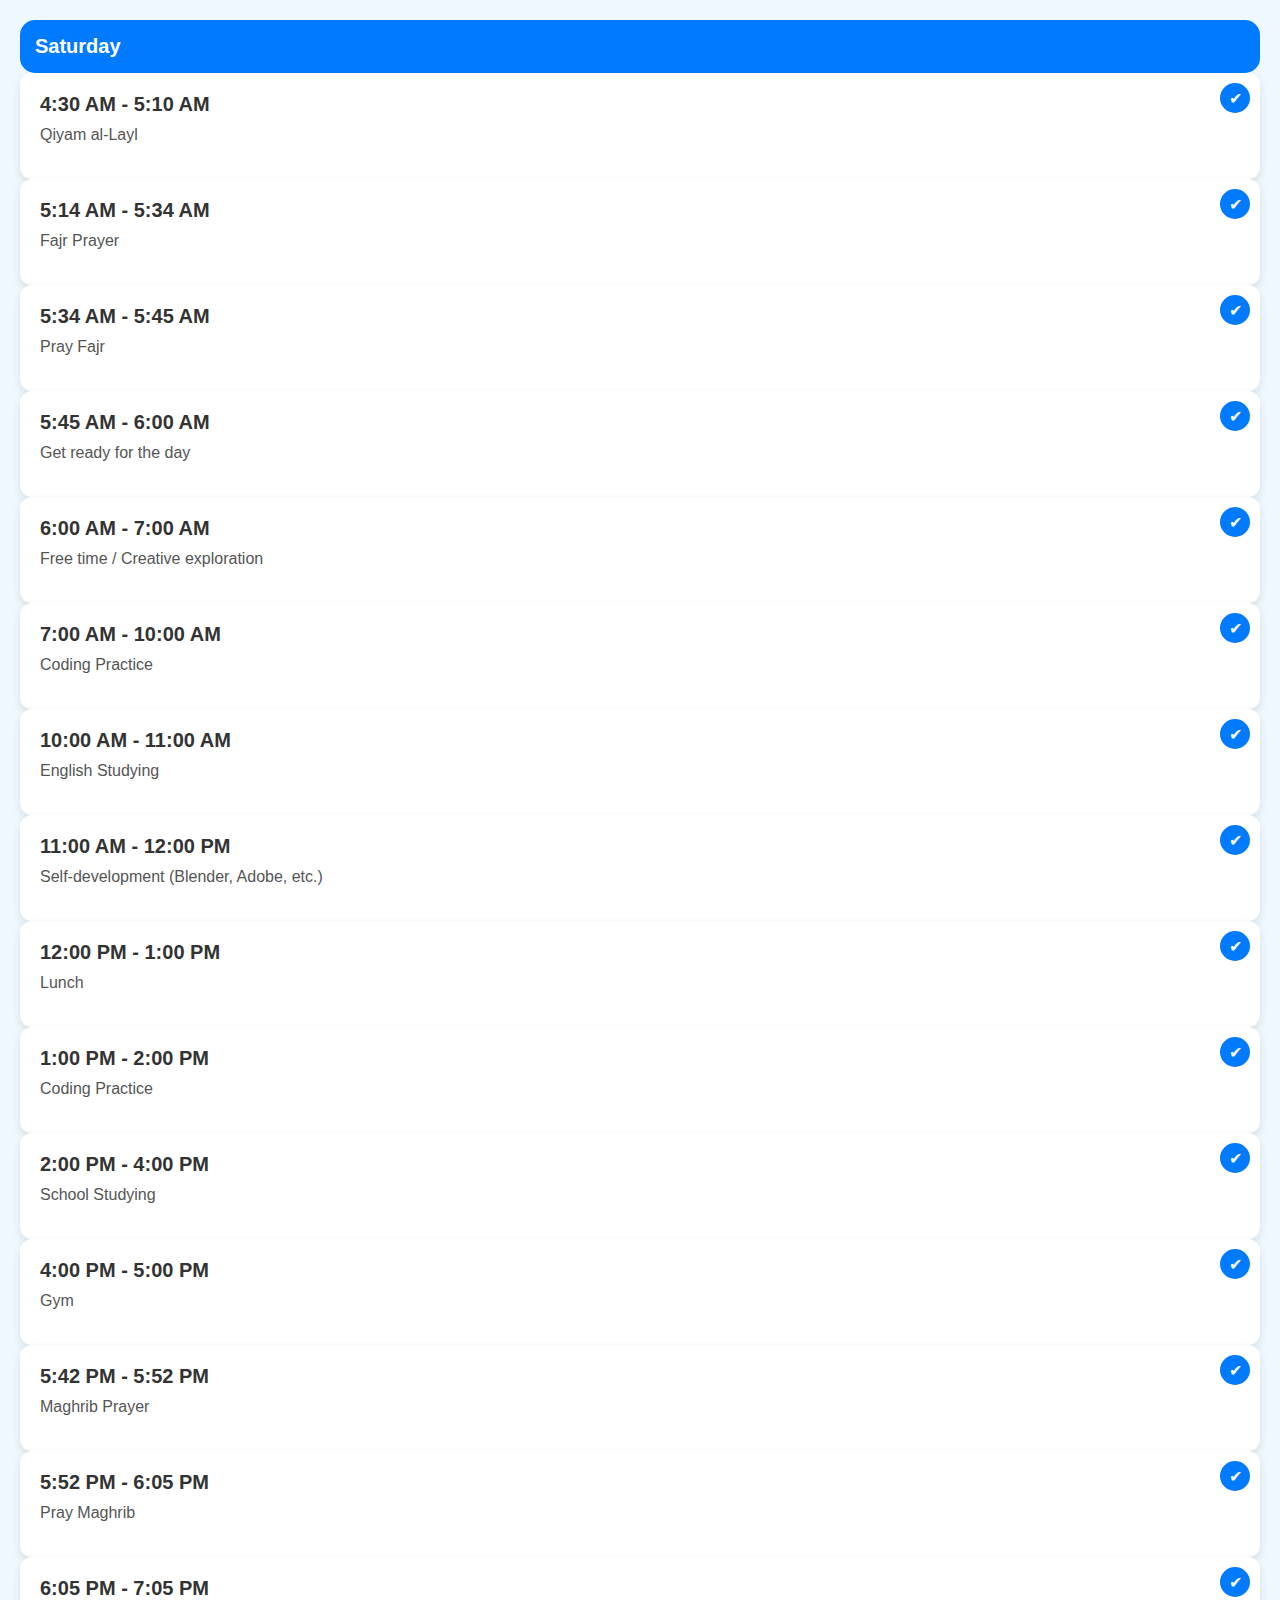
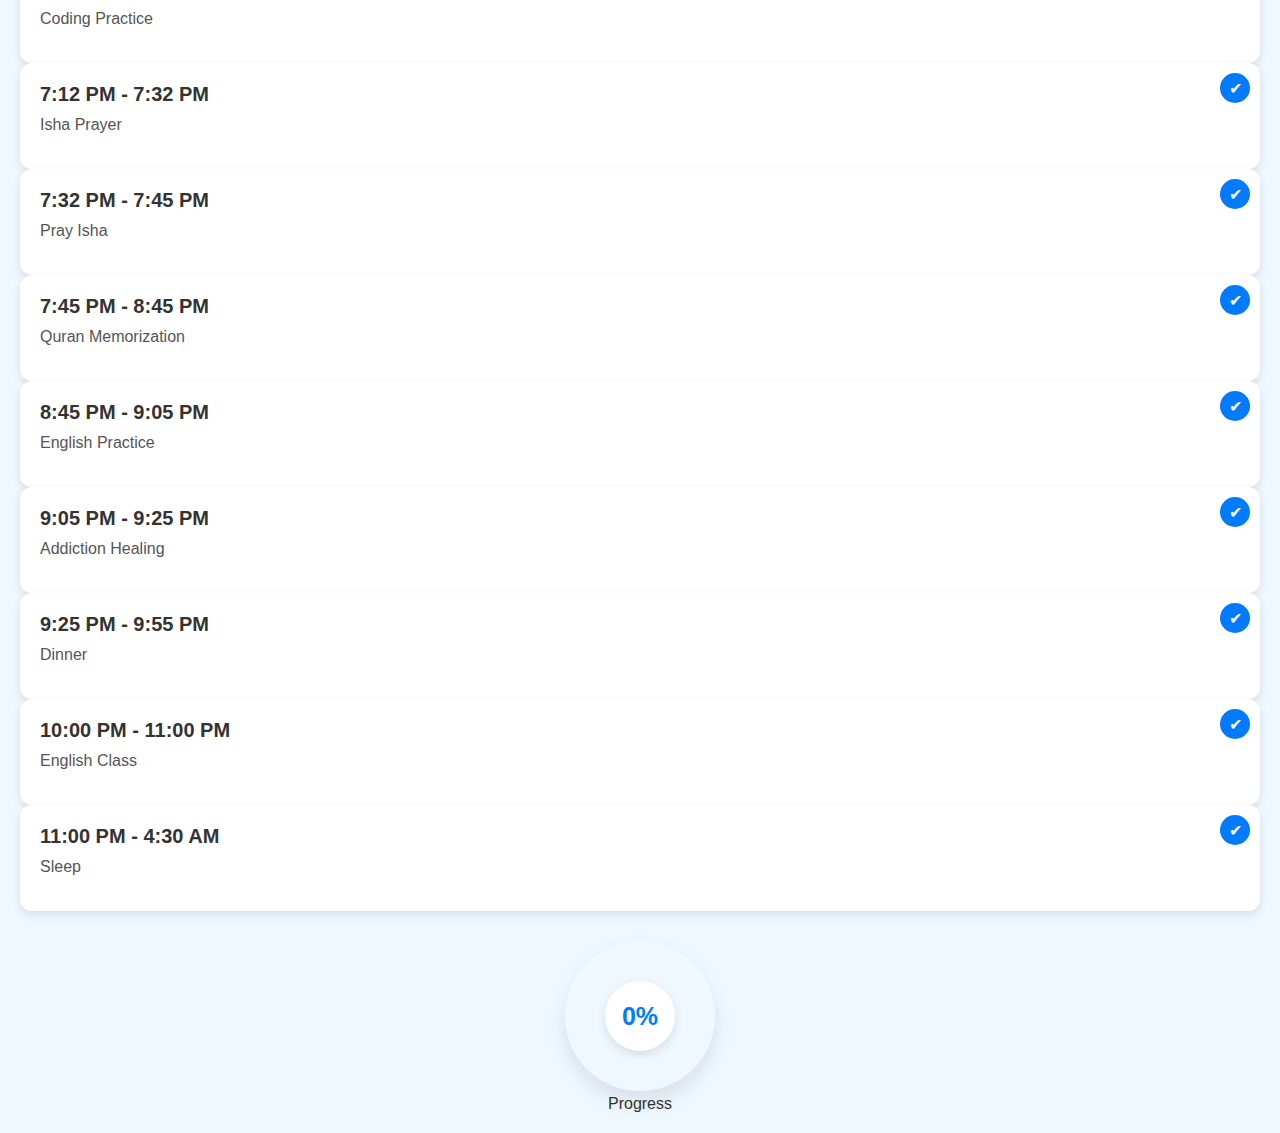
<file: Saturday.html>
<!DOCTYPE html>
<html lang="en">

<head>
    <meta charset="UTF-8">
    <meta name="viewport" content="width=device-width, initial-scale=1.0">
    <link rel="stylesheet" href="style.css">
    <title>Task Tracker</title>
    <style>

    </style>
</head>

<body>
    <!-- Navbar -->
    <nav>
        <div class="nav__barContainer">
            <a href="#">Saturday</a>
            <div class="hamburger" id="hamburger">
                <div></div>
                <div></div>
                <div></div>
            </div>
        </div>
        <div class="nav-links" id="navLinks">
            <ul>
                <li><a href="index.html">Sunday</a></li>
                <li><a href="Monday.html">Monday</a></li>
                <li><a href="Tuesday.html">Tuesday</a></li>
                <li><a href="Wensday.html">Wednesday</a></li>
                <li><a href="Thursday.html">Thursday</a></li>
                <li><a href="Thursday( 8 hours ).html">Thursday ( with activity )</a></li>
                <li><a href="Friday.html">Friday</a></li>
                <li><a href="Saturday.html">Saturday</a></li>
                <li><a href="Saturday (8 hours).html">Saturday with Activity</a></li>
                
            </ul>
        </div>
    </nav>

 <!-- Task Container -->
 <div class="task-container" id="friday">
    <div class="task-card" id="task1">
        <h3>4:30 AM - 5:10 AM</h3>
        <p>Qiyam al-Layl</p>
        <input type="checkbox" id="task-checkbox-1">
        <label for="task-checkbox-1">✔</label>
    </div>
    <div class="task-card" id="task2">
        <h3>5:14 AM - 5:34 AM</h3>
        <p>Fajr Prayer</p>
        <input type="checkbox" id="task-checkbox-2">
        <label for="task-checkbox-2">✔</label>
    </div>
    <div class="task-card" id="task3">
        <h3>5:34 AM - 5:45 AM</h3>
        <p>Pray Fajr</p>
        <input type="checkbox" id="task-checkbox-3">
        <label for="task-checkbox-3">✔</label>
    </div>
    <div class="task-card" id="task4">
        <h3>5:45 AM - 6:00 AM</h3>
        <p>Get ready for the day</p>
        <input type="checkbox" id="task-checkbox-4">
        <label for="task-checkbox-4">✔</label>
    </div>
    <div class="task-card" id="task5">
        <h3>6:00 AM - 7:00 AM</h3>
        <p>Free time / Creative exploration</p>
        <input type="checkbox" id="task-checkbox-5">
        <label for="task-checkbox-5">✔</label>
    </div>
    <div class="task-card" id="task6">
        <h3>7:00 AM - 10:00 AM</h3>
        <p>Coding Practice</p>
        <input type="checkbox" id="task-checkbox-6">
        <label for="task-checkbox-6">✔</label>
    </div>
    <div class="task-card" id="task7">
        <h3>10:00 AM - 11:00 AM</h3>
        <p>English Studying</p>
        <input type="checkbox" id="task-checkbox-7">
        <label for="task-checkbox-7">✔</label>
    </div>
    <div class="task-card" id="task8">
        <h3>11:00 AM - 12:00 PM</h3>
        <p>Self-development (Blender, Adobe, etc.)</p>
        <input type="checkbox" id="task-checkbox-8">
        <label for="task-checkbox-8">✔</label>
    </div>
    <div class="task-card" id="task9">
        <h3>12:00 PM - 1:00 PM</h3>
        <p>Lunch</p>
        <input type="checkbox" id="task-checkbox-9">
        <label for="task-checkbox-9">✔</label>
    </div>
    <div class="task-card" id="task10">
        <h3>1:00 PM - 2:00 PM</h3>
        <p>Coding Practice</p>
        <input type="checkbox" id="task-checkbox-10">
        <label for="task-checkbox-10">✔</label>
    </div>
    <div class="task-card" id="task11">
        <h3>2:00 PM - 4:00 PM</h3>
        <p>School Studying</p>
        <input type="checkbox" id="task-checkbox-11">
        <label for="task-checkbox-11">✔</label>
    </div>
    <div class="task-card" id="task12">
        <h3>4:00 PM - 5:00 PM</h3>
        <p>Gym</p>
        <input type="checkbox" id="task-checkbox-12">
        <label for="task-checkbox-12">✔</label>
    </div>
    <div class="task-card" id="task13">
        <h3>5:42 PM - 5:52 PM</h3>
        <p>Maghrib Prayer</p>
        <input type="checkbox" id="task-checkbox-13">
        <label for="task-checkbox-13">✔</label>
    </div>
    <div class="task-card" id="task14">
        <h3>5:52 PM - 6:05 PM</h3>
        <p>Pray Maghrib</p>
        <input type="checkbox" id="task-checkbox-14">
        <label for="task-checkbox-14">✔</label>
    </div>
    <div class="task-card" id="task15">
        <h3>6:05 PM - 7:05 PM</h3>
        <p>Coding Practice</p>
        <input type="checkbox" id="task-checkbox-15">
        <label for="task-checkbox-15">✔</label>
    </div>
    <div class="task-card" id="task16">
        <h3>7:12 PM - 7:32 PM</h3>
        <p>Isha Prayer</p>
        <input type="checkbox" id="task-checkbox-16">
        <label for="task-checkbox-16">✔</label>
    </div>
    <div class="task-card" id="task17">
        <h3>7:32 PM - 7:45 PM</h3>
        <p>Pray Isha</p>
        <input type="checkbox" id="task-checkbox-17">
        <label for="task-checkbox-17">✔</label>
    </div>
    <div class="task-card" id="task18">
        <h3>7:45 PM - 8:45 PM</h3>
        <p>Quran Memorization</p>
        <input type="checkbox" id="task-checkbox-18">
        <label for="task-checkbox-18">✔</label>
    </div>
    <div class="task-card" id="task19">
        <h3>8:45 PM - 9:05 PM</h3>
        <p>English Practice</p>
        <input type="checkbox" id="task-checkbox-19">
        <label for="task-checkbox-19">✔</label>
    </div>
    <div class="task-card" id="task20">
        <h3>9:05 PM - 9:25 PM</h3>
        <p>Addiction Healing</p>
        <input type="checkbox" id="task-checkbox-20">
        <label for="task-checkbox-20">✔</label>
    </div>
    <div class="task-card" id="task21">
        <h3>9:25 PM - 9:55 PM</h3>
        <p>Dinner</p>
        <input type="checkbox" id="task-checkbox-21">
        <label for="task-checkbox-21">✔</label>
    </div>
    <div class="task-card" id="task22">
        <h3>10:00 PM - 11:00 PM</h3>
        <p>English Class</p>
        <input type="checkbox" id="task-checkbox-22">
        <label for="task-checkbox-22">✔</label>
    </div>
    <div class="task-card" id="task23">
        <h3>11:00 PM - 4:30 AM</h3>
        <p>Sleep</p>
        <input type="checkbox" id="task-checkbox-23">
        <label for="task-checkbox-23">✔</label>
    </div>
</div>

    <!-- Progress Circle -->
    <div class="progress-container">
        <div class="circle" id="progressCircle">
            <div class="percentage" id="progressPercentage">0%</div>
        </div>
        <p>Progress</p>
    </div>

    <script src="script.js">
    

    </script>

</body>

</html>
</file>
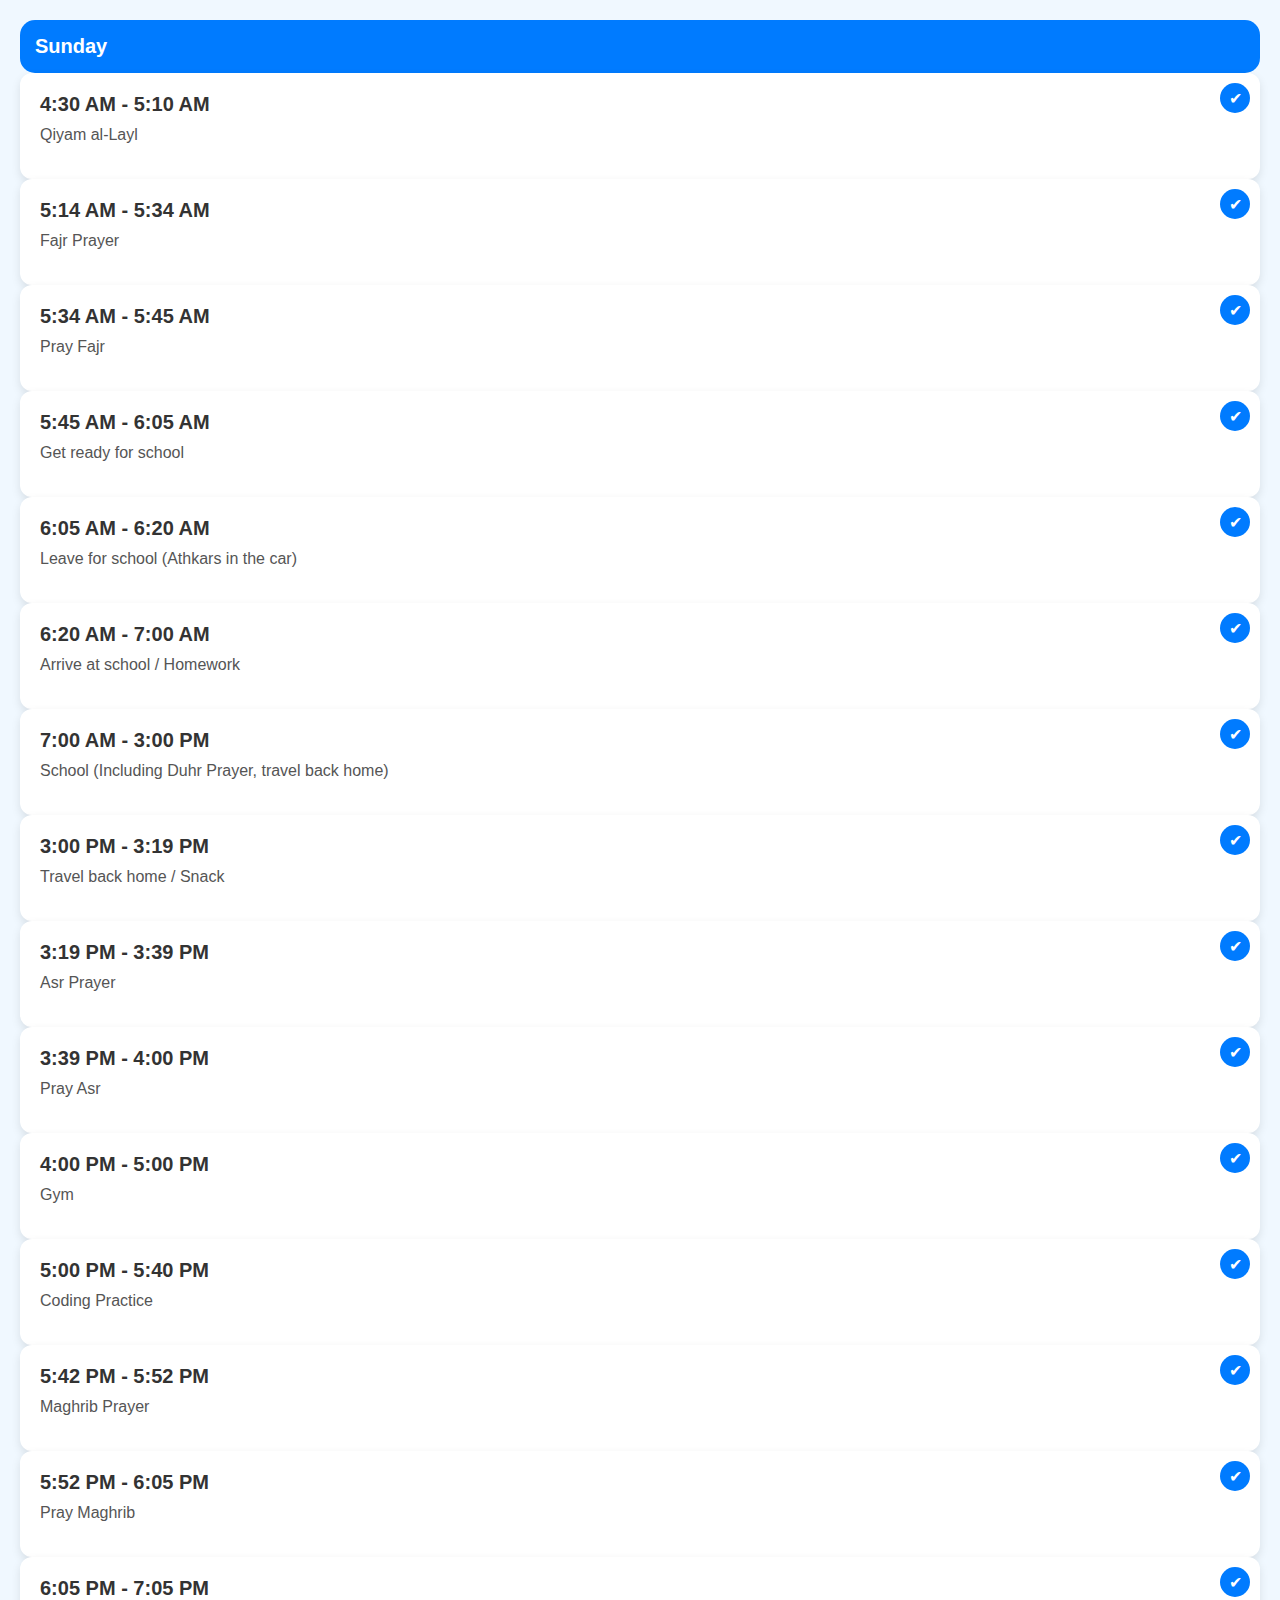
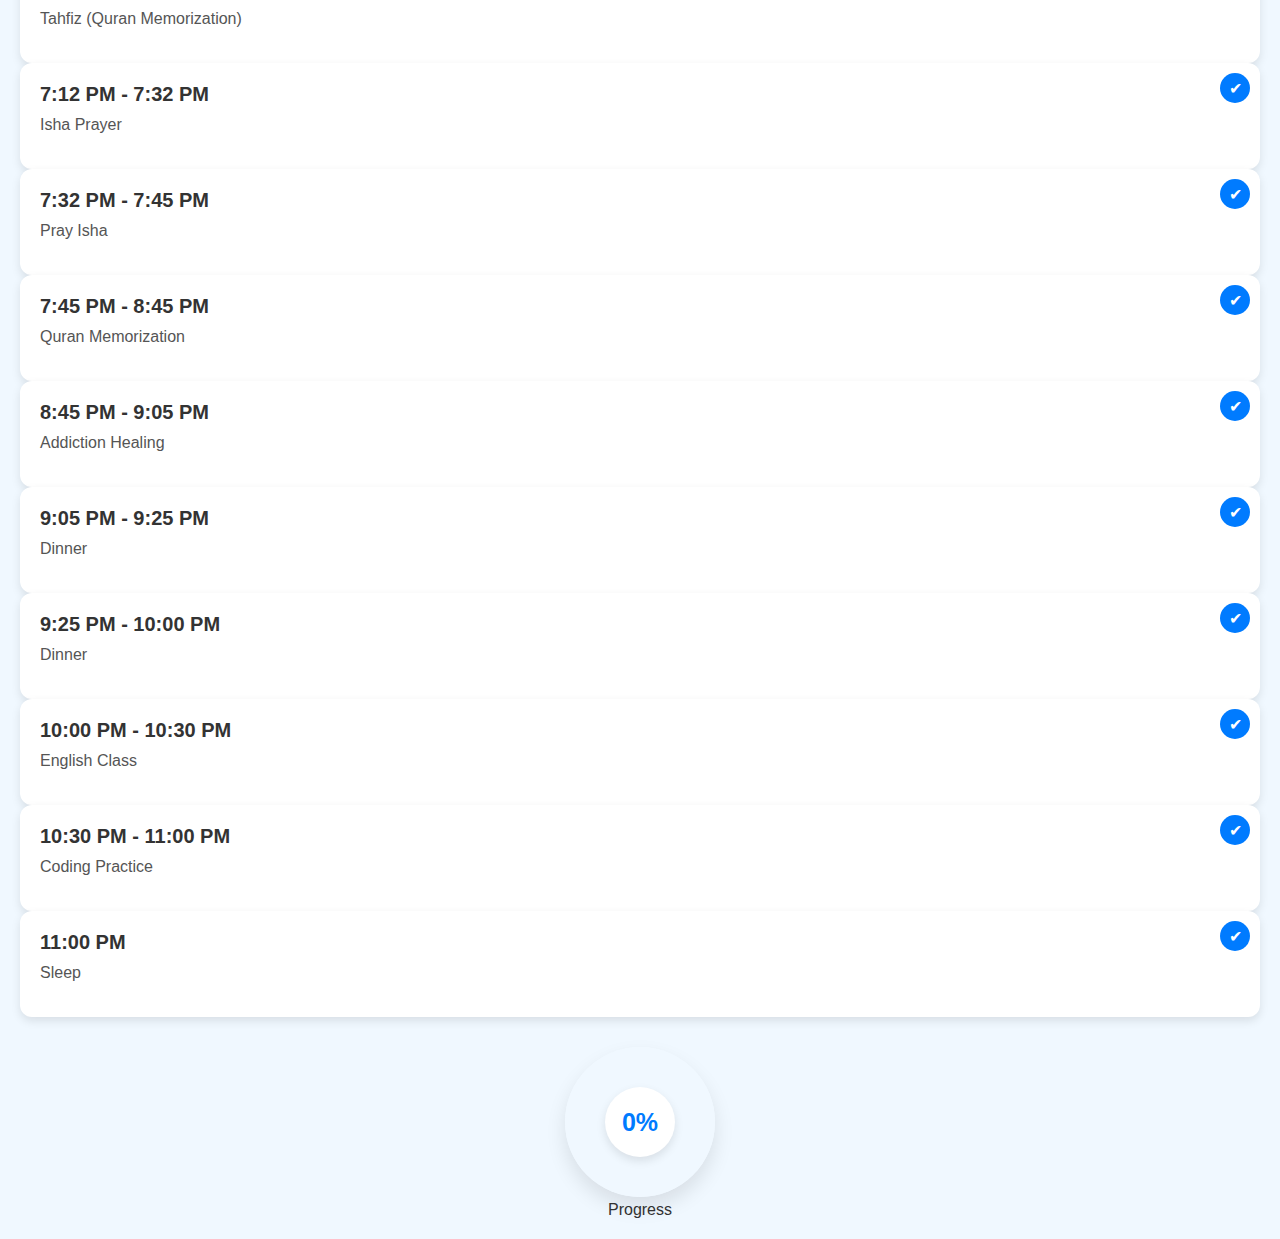
<file: Sunday.html>
<!DOCTYPE html>
<html lang="en">

<head>
    <meta charset="UTF-8">
    <meta name="viewport" content="width=device-width, initial-scale=1.0">
    <link rel="stylesheet" href="style.css">
    <title>Task Tracker</title>
    <style>

    </style>
</head>

<body>
    <!-- Navbar -->
    <nav>
        <div class="nav__barContainer">
            <a href="#">Sunday</a>
            <div class="hamburger" id="hamburger">
                <div></div>
                <div></div>
                <div></div>
            </div>
        </div>
        <div class="nav-links" id="navLinks">
            <ul>
                <li><a href="Sunday.html">Sunday</a></li>
                <li><a href="Monday.html">Monday</a></li>
                <li><a href="Tuesday.html">Tuesday</a></li>
                <li><a href="Wensday.html">Wednesday</a></li>
                <li><a href="Thursday.html">Thursday</a></li>
                <li><a href="Thursday( 8 hours ).html">Thursday ( with activity )</a></li>
                <li><a href="Friday.html">Friday</a></li>
                <li><a href="Saturday.html">Saturday</a></li>
                <li><a href="Saturday (8 hours).html">Saturday with Activity</a></li>
                
            </ul>
        </div>
    </nav>

    <!-- Task Container -->
    <!-- Task Container -->
    <div class="task-container"  id="sunday" >
        <div class="task-card" id="task1">
            <h3>4:30 AM - 5:10 AM</h3>
            <p>Qiyam al-Layl</p>
            <input type="checkbox" id="task-checkbox-1">
            <label for="task-checkbox-1">✔</label>
        </div>
        <div class="task-card" id="task2">
            <h3>5:14 AM - 5:34 AM</h3>
            <p>Fajr Prayer</p>
            <input type="checkbox" id="task-checkbox-2">
            <label for="task-checkbox-2">✔</label>
        </div>
        <div class="task-card" id="task3">
            <h3>5:34 AM - 5:45 AM</h3>
            <p>Pray Fajr</p>
            <input type="checkbox" id="task-checkbox-3">
            <label for="task-checkbox-3">✔</label>
        </div>
        <div class="task-card" id="task4">
            <h3>5:45 AM - 6:05 AM</h3>
            <p>Get ready for school</p>
            <input type="checkbox" id="task-checkbox-4">
            <label for="task-checkbox-4">✔</label>
        </div>

        <!-- Sunday Tasks -->
        <div class="task-card" id="task5">
            <h3>6:05 AM - 6:20 AM</h3>
            <p>Leave for school (Athkars in the car)</p>
            <input type="checkbox" id="task-checkbox-5">
            <label for="task-checkbox-5">✔</label>
        </div>
        <div class="task-card" id="task6">
            <h3>6:20 AM - 7:00 AM</h3>
            <p>Arrive at school / Homework</p>
            <input type="checkbox" id="task-checkbox-6">
            <label for="task-checkbox-6">✔</label>
        </div>
        <div class="task-card" id="task7">
            <h3>7:00 AM - 3:00 PM</h3>
            <p>School (Including Duhr Prayer, travel back home)</p>
            <input type="checkbox" id="task-checkbox-7">
            <label for="task-checkbox-7">✔</label>
        </div>
        <div class="task-card" id="task8">
            <h3>3:00 PM - 3:19 PM</h3>
            <p>Travel back home / Snack</p>
            <input type="checkbox" id="task-checkbox-8">
            <label for="task-checkbox-8">✔</label>
        </div>
        <div class="task-card" id="task9">
            <h3>3:19 PM - 3:39 PM</h3>
            <p>Asr Prayer</p>
            <input type="checkbox" id="task-checkbox-9">
            <label for="task-checkbox-9">✔</label>
        </div>
        <div class="task-card" id="task10">
            <h3>3:39 PM - 4:00 PM</h3>
            <p>Pray Asr</p>
            <input type="checkbox" id="task-checkbox-10">
            <label for="task-checkbox-10">✔</label>
        </div>
        <div class="task-card" id="task11">
            <h3>4:00 PM - 5:00 PM</h3>
            <p>Gym</p>
            <input type="checkbox" id="task-checkbox-11">
            <label for="task-checkbox-11">✔</label>
        </div>
        <div class="task-card" id="task12">
            <h3>5:00 PM - 5:40 PM</h3>
            <p>Coding Practice</p>
            <input type="checkbox" id="task-checkbox-12">
            <label for="task-checkbox-12">✔</label>
        </div>
        <div class="task-card" id="task13">
            <h3>5:42 PM - 5:52 PM</h3>
            <p>Maghrib Prayer</p>
            <input type="checkbox" id="task-checkbox-13">
            <label for="task-checkbox-13">✔</label>
        </div>
        <div class="task-card" id="task14">
            <h3>5:52 PM - 6:05 PM</h3>
            <p>Pray Maghrib</p>
            <input type="checkbox" id="task-checkbox-14">
            <label for="task-checkbox-14">✔</label>
        </div>
        <div class="task-card" id="task15">
            <h3>6:05 PM - 7:05 PM</h3>
            <p>Tahfiz (Quran Memorization)</p>
            <input type="checkbox" id="task-checkbox-15">
            <label for="task-checkbox-15">✔</label>
        </div>
        <div class="task-card" id="task16">
            <h3>7:12 PM - 7:32 PM</h3>
            <p>Isha Prayer</p>
            <input type="checkbox" id="task-checkbox-16">
            <label for="task-checkbox-16">✔</label>
        </div>
        <div class="task-card" id="task17">
            <h3>7:32 PM - 7:45 PM</h3>
            <p>Pray Isha</p>
            <input type="checkbox" id="task-checkbox-17">
            <label for="task-checkbox-17">✔</label>
        </div>
        <div class="task-card" id="task18">
            <h3>7:45 PM - 8:45 PM</h3>
            <p>Quran Memorization</p>
            <input type="checkbox" id="task-checkbox-18">
            <label for="task-checkbox-18">✔</label>
        </div>
        <div class="task-card" id="task19">
            <h3>8:45 PM - 9:05 PM</h3>
            <p>Addiction Healing</p>
            <input type="checkbox" id="task-checkbox-19">
            <label for="task-checkbox-19">✔</label>
        </div>
        <div class="task-card" id="task20">
            <h3>9:05 PM - 9:25 PM</h3>
            <p>Dinner</p>
            <input type="checkbox" id="task-checkbox-20">
            <label for="task-checkbox-20">✔</label>
        </div>
        <div class="task-card" id="task20">
            <h3>9:25 PM - 10:00 PM</h3>
            <p>Dinner</p>
            <input type="checkbox" id="task-checkbox-20">
            <label for="task-checkbox-20">✔</label>
        </div>
        <div class="task-card" id="task21">
            <h3>10:00 PM - 10:30 PM</h3>
            <p>English Class</p>
            <input type="checkbox" id="task-checkbox-21">
            <label for="task-checkbox-21">✔</label>
        </div>
        <div class="task-card" id="task22">
            <h3>10:30 PM - 11:00 PM</h3>
            <p>Coding Practice</p>
            <input type="checkbox" id="task-checkbox-22">
            <label for="task-checkbox-22">✔</label>
        </div>
        <div class="task-card" id="task23">
            <h3>11:00 PM</h3>
            <p>Sleep</p>
            <input type="checkbox" id="task-checkbox-23">
            <label for="task-checkbox-23">✔</label>
        </div>
    </div>

    <!-- Progress Circle -->
    <div class="progress-container">
        <div class="circle" id="progressCircle">
            <div class="percentage" id="progressPercentage">0%</div>
        </div>
        <p>Progress</p>
    </div>

    <script src="script.js">
    

    </script>

</body>

</html>
</file>
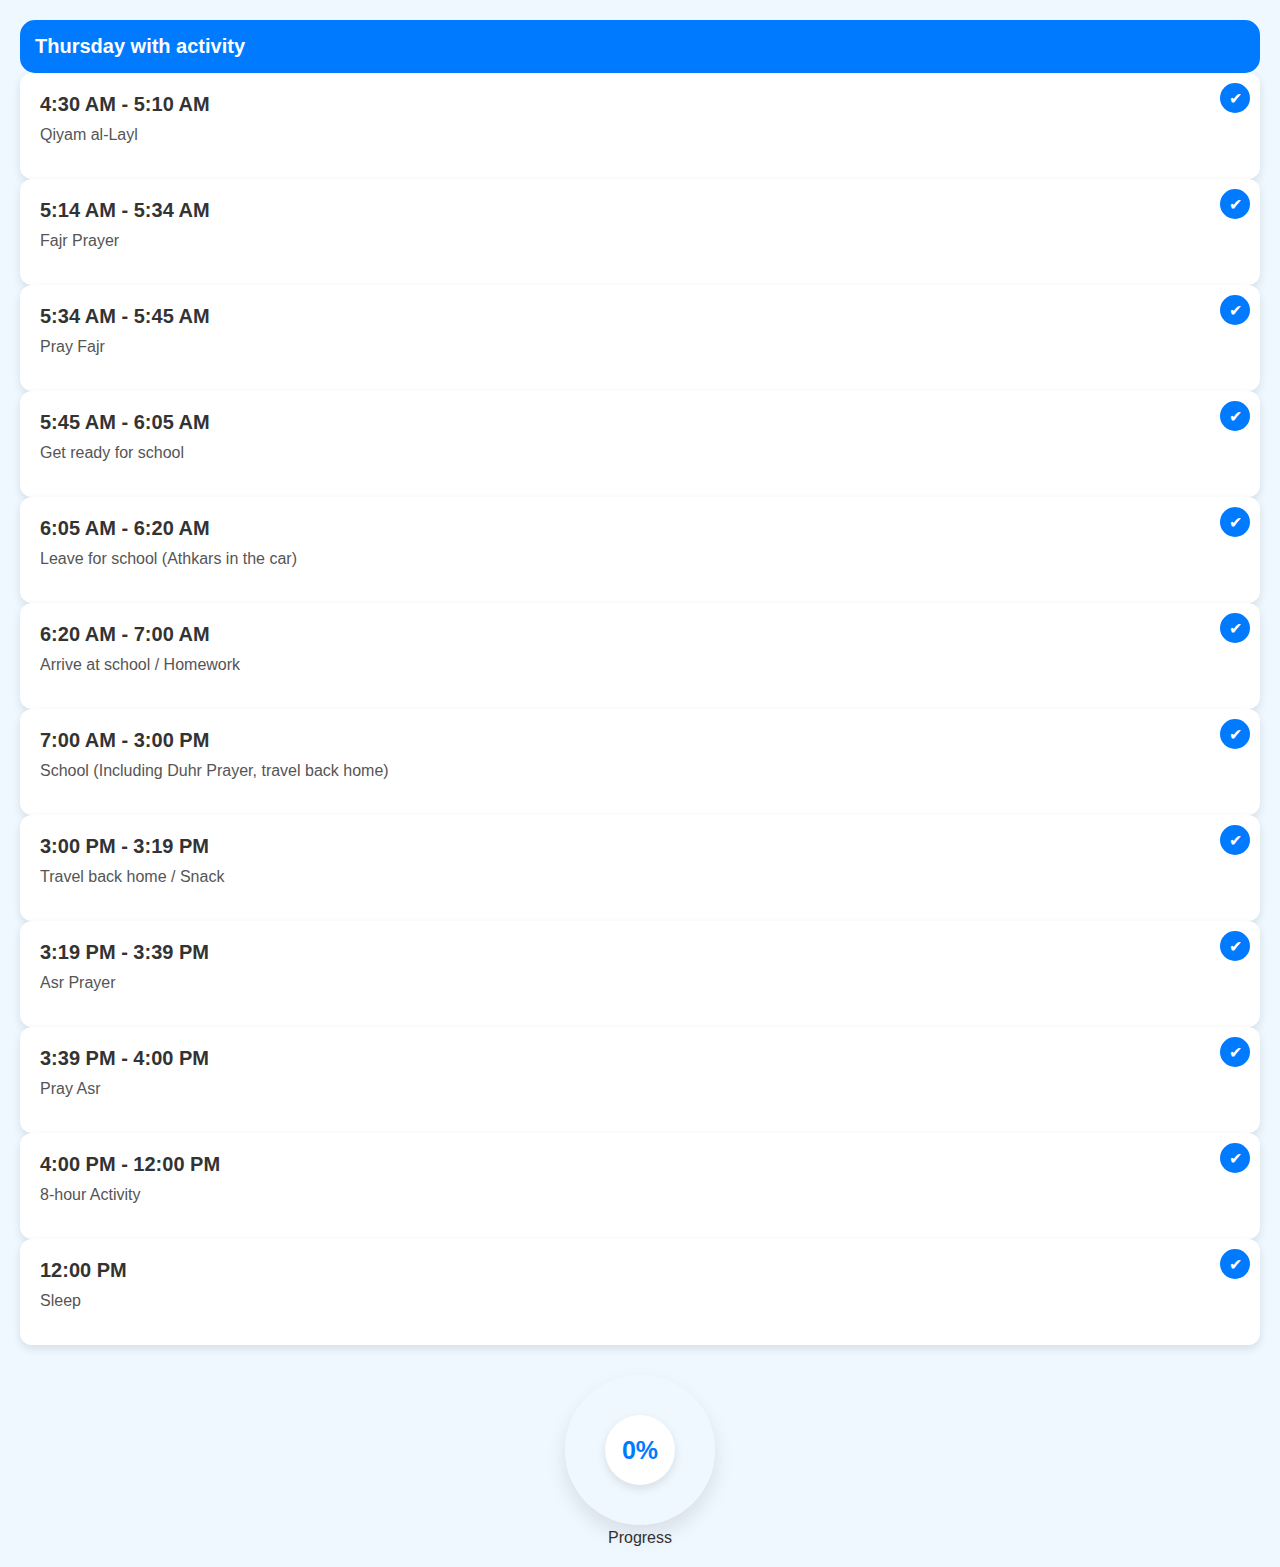
<file: Thursday( 8 hours ).html>
<!DOCTYPE html>
<html lang="en">

<head>
    <meta charset="UTF-8">
    <meta name="viewport" content="width=device-width, initial-scale=1.0">
    <link rel="stylesheet" href="style.css">
    <title>Task Tracker</title>
    <style>

    </style>
</head>

<body>
    <!-- Navbar -->
    <nav>
        <div class="nav__barContainer">
            <a href="#">Thursday with activity</a>
            <div class="hamburger" id="hamburger">
                <div></div>
                <div></div>
                <div></div>
            </div>
        </div>
        <div class="nav-links" id="navLinks">
            <ul>
                <li><a href="index.html">Sunday</a></li>
                <li><a href="Monday.html">Monday</a></li>
                <li><a href="Tuesday.html">Tuesday</a></li>
                <li><a href="Wensday.html">Wednesday</a></li>
                <li><a href="Thursday.html">Thursday</a></li>
                <li><a href="Thursday( 8 hours ).html">Thursday ( with activity )</a></li>
                <li><a href="Friday.html">Friday</a></li>
                <li><a href="Saturday.html">Saturday</a></li>
                <li><a href="Saturday (8 hours).html">Saturday with Activity</a></li>
                
            </ul>
        </div>
    </nav>

    <!-- Task Container -->
    <!-- Task Container -->
    <div class="task-container"  id="sunday" >
        <div class="task-card" id="task1">
            <h3>4:30 AM - 5:10 AM</h3>
            <p>Qiyam al-Layl</p>
            <input type="checkbox" id="task-checkbox-1">
            <label for="task-checkbox-1">✔</label>
        </div>
        <div class="task-card" id="task2">
            <h3>5:14 AM - 5:34 AM</h3>
            <p>Fajr Prayer</p>
            <input type="checkbox" id="task-checkbox-2">
            <label for="task-checkbox-2">✔</label>
        </div>
        <div class="task-card" id="task3">
            <h3>5:34 AM - 5:45 AM</h3>
            <p>Pray Fajr</p>
            <input type="checkbox" id="task-checkbox-3">
            <label for="task-checkbox-3">✔</label>
        </div>
        <div class="task-card" id="task4">
            <h3>5:45 AM - 6:05 AM</h3>
            <p>Get ready for school</p>
            <input type="checkbox" id="task-checkbox-4">
            <label for="task-checkbox-4">✔</label>
        </div>

        <!-- Thursday Tasks -->
        <div class="task-card" id="task5">
            <h3>6:05 AM - 6:20 AM</h3>
            <p>Leave for school (Athkars in the car)</p>
            <input type="checkbox" id="task-checkbox-5">
            <label for="task-checkbox-5">✔</label>
        </div>
        <div class="task-card" id="task6">
            <h3>6:20 AM - 7:00 AM</h3>
            <p>Arrive at school / Homework</p>
            <input type="checkbox" id="task-checkbox-6">
            <label for="task-checkbox-6">✔</label>
        </div>
        <div class="task-card" id="task7">
            <h3>7:00 AM - 3:00 PM</h3>
            <p>School (Including Duhr Prayer, travel back home)</p>
            <input type="checkbox" id="task-checkbox-7">
            <label for="task-checkbox-7">✔</label>
        </div>
        <div class="task-card" id="task8">
            <h3>3:00 PM - 3:19 PM</h3>
            <p>Travel back home / Snack</p>
            <input type="checkbox" id="task-checkbox-8">
            <label for="task-checkbox-8">✔</label>
        </div>
        <div class="task-card" id="task9">
            <h3>3:19 PM - 3:39 PM</h3>
            <p>Asr Prayer</p>
            <input type="checkbox" id="task-checkbox-9">
            <label for="task-checkbox-9">✔</label>
        </div>
        <div class="task-card" id="task10">
            <h3>3:39 PM - 4:00 PM</h3>
            <p>Pray Asr</p>
            <input type="checkbox" id="task-checkbox-10">
            <label for="task-checkbox-10">✔</label>
        </div>
        <div class="task-card" id="task11">
            <h3>4:00 PM - 12:00 PM</h3>
            <p>8-hour Activity</p>
            <input type="checkbox" id="task-checkbox-11">
            <label for="task-checkbox-11">✔</label>
        </div>
        <div class="task-card" id="task23">
            <h3>12:00 PM</h3>
            <p>Sleep</p>
            <input type="checkbox" id="task-checkbox-23">
            <label for="task-checkbox-23">✔</label>
        </div>
    </div>

    <!-- Progress Circle -->
    <div class="progress-container">
        <div class="circle" id="progressCircle">
            <div class="percentage" id="progressPercentage">0%</div>
        </div>
        <p>Progress</p>
    </div>

    <script src="script.js">
    

    </script>

</body>

</html>
</file>
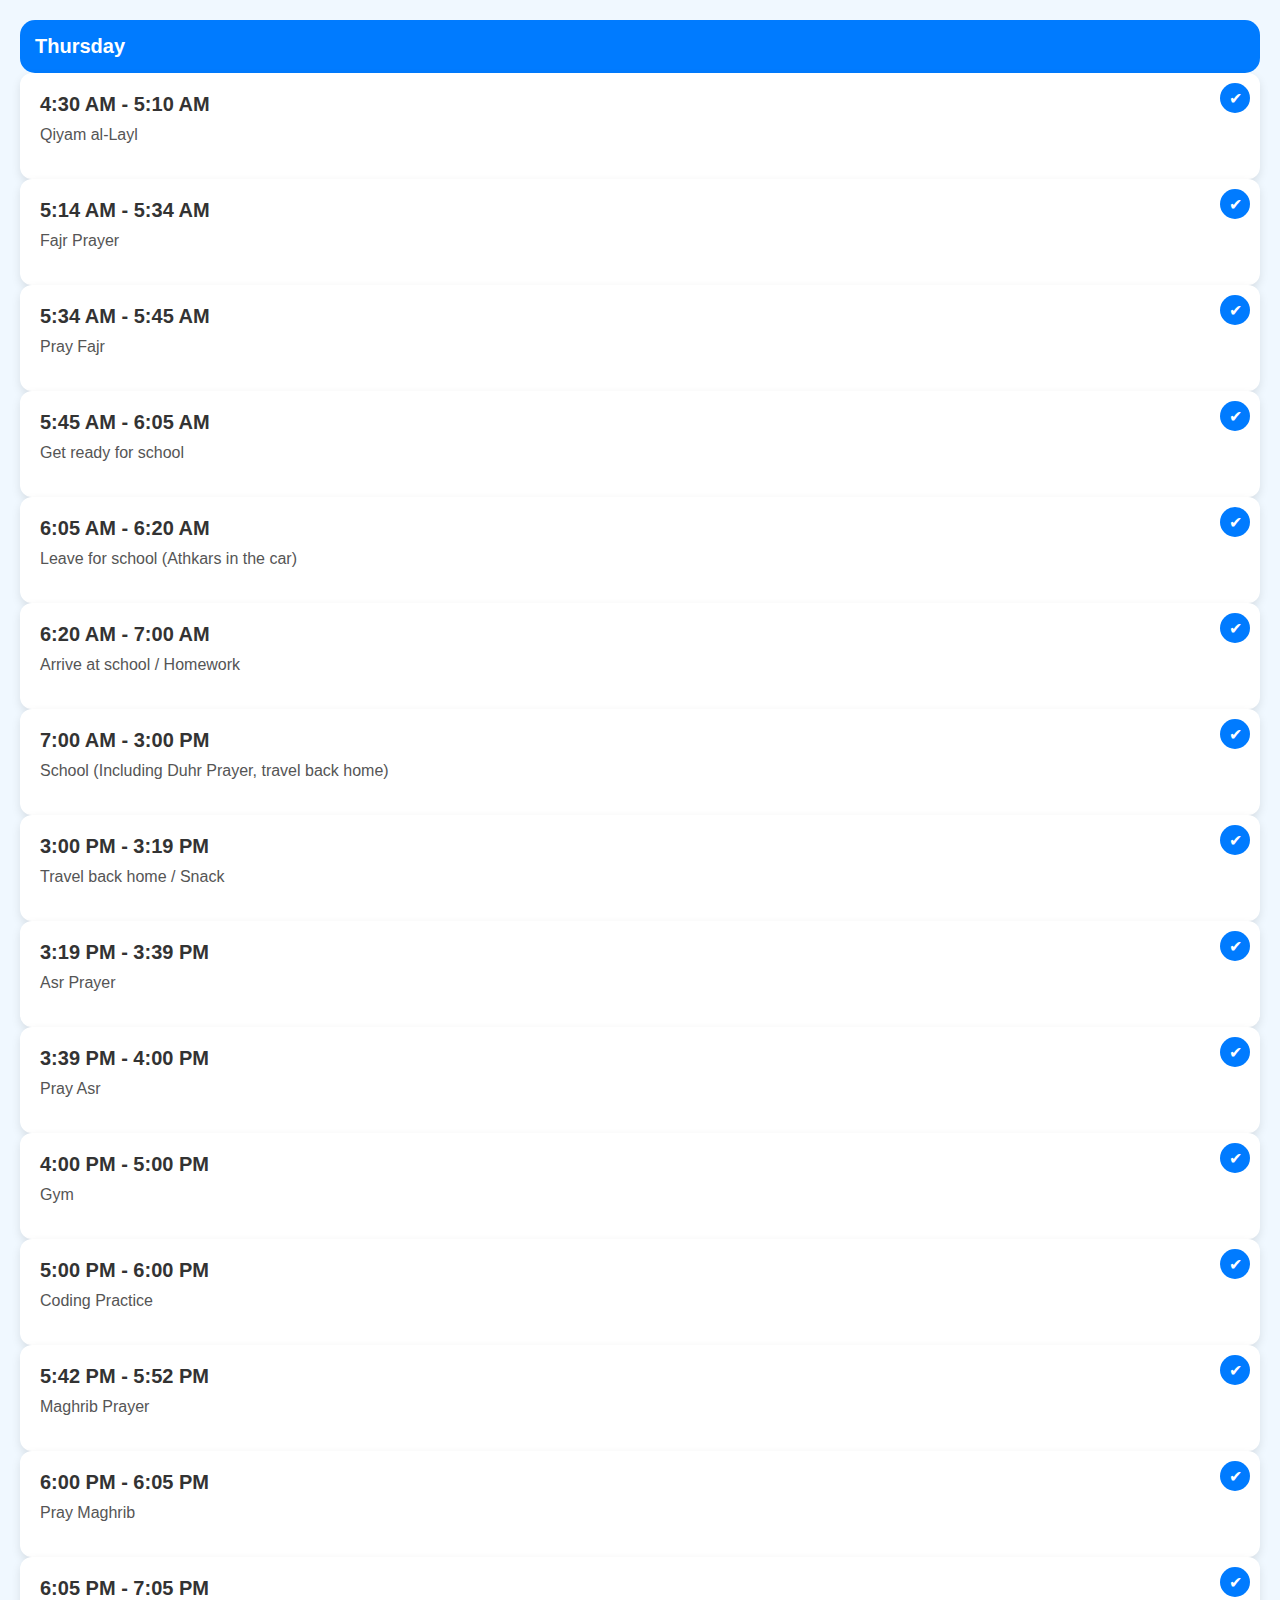
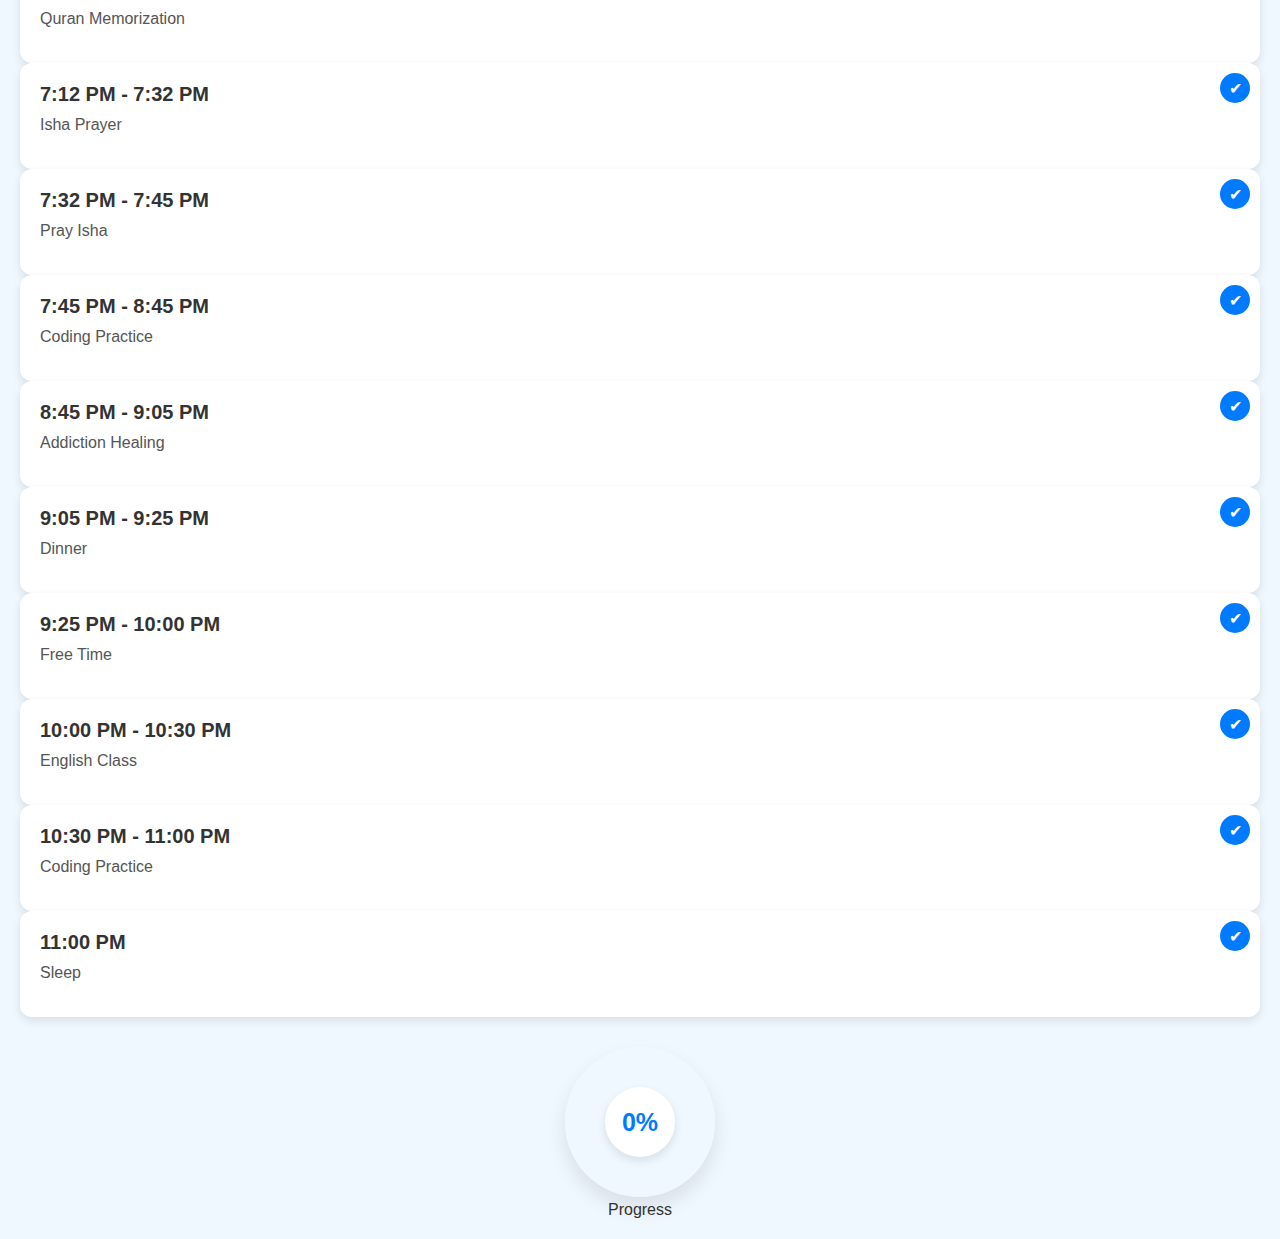
<file: Thursday.html>
<!DOCTYPE html>
<html lang="en">

<head>
    <meta charset="UTF-8">
    <meta name="viewport" content="width=device-width, initial-scale=1.0">
    <link rel="stylesheet" href="style.css">
    <title>Task Tracker</title>
    <style>

    </style>
</head>

<body>
    <!-- Navbar -->
    <nav>
        <div class="nav__barContainer">
            <a href="#">Thursday</a>
            <div class="hamburger" id="hamburger">
                <div></div>
                <div></div>
                <div></div>
            </div>
        </div>
        <div class="nav-links" id="navLinks">
            <ul>
                <li><a href="index.html">Sunday</a></li>
                <li><a href="Monday.html">Monday</a></li>
                <li><a href="Tuesday.html">Tuesday</a></li>
                <li><a href="Wensday.html">Wednesday</a></li>
                <li><a href="Thursday.html">Thursday</a></li>
                <li><a href="Thursday( 8 hours ).html">Thursday ( with activity )</a></li>
                <li><a href="Friday.html">Friday</a></li>
                <li><a href="Saturday.html">Saturday</a></li>
                <li><a href="Saturday (8 hours).html">Saturday with Activity</a></li>
                
            </ul>
        </div>
    </nav>

    <!-- Task Container -->
    <!-- Task Container -->
    <div class="task-container"  id="sunday" >
        <div class="task-card" id="task1">
            <h3>4:30 AM - 5:10 AM</h3>
            <p>Qiyam al-Layl</p>
            <input type="checkbox" id="task-checkbox-1">
            <label for="task-checkbox-1">✔</label>
        </div>
        <div class="task-card" id="task2">
            <h3>5:14 AM - 5:34 AM</h3>
            <p>Fajr Prayer</p>
            <input type="checkbox" id="task-checkbox-2">
            <label for="task-checkbox-2">✔</label>
        </div>
        <div class="task-card" id="task3">
            <h3>5:34 AM - 5:45 AM</h3>
            <p>Pray Fajr</p>
            <input type="checkbox" id="task-checkbox-3">
            <label for="task-checkbox-3">✔</label>
        </div>
        <div class="task-card" id="task4">
            <h3>5:45 AM - 6:05 AM</h3>
            <p>Get ready for school</p>
            <input type="checkbox" id="task-checkbox-4">
            <label for="task-checkbox-4">✔</label>
        </div>

        <!-- Thursday Tasks -->
        <div class="task-card" id="task5">
            <h3>6:05 AM - 6:20 AM</h3>
            <p>Leave for school (Athkars in the car)</p>
            <input type="checkbox" id="task-checkbox-5">
            <label for="task-checkbox-5">✔</label>
        </div>
        <div class="task-card" id="task6">
            <h3>6:20 AM - 7:00 AM</h3>
            <p>Arrive at school / Homework</p>
            <input type="checkbox" id="task-checkbox-6">
            <label for="task-checkbox-6">✔</label>
        </div>
        <div class="task-card" id="task7">
            <h3>7:00 AM - 3:00 PM</h3>
            <p>School (Including Duhr Prayer, travel back home)</p>
            <input type="checkbox" id="task-checkbox-7">
            <label for="task-checkbox-7">✔</label>
        </div>
        <div class="task-card" id="task8">
            <h3>3:00 PM - 3:19 PM</h3>
            <p>Travel back home / Snack</p>
            <input type="checkbox" id="task-checkbox-8">
            <label for="task-checkbox-8">✔</label>
        </div>
        <div class="task-card" id="task9">
            <h3>3:19 PM - 3:39 PM</h3>
            <p>Asr Prayer</p>
            <input type="checkbox" id="task-checkbox-9">
            <label for="task-checkbox-9">✔</label>
        </div>
        <div class="task-card" id="task10">
            <h3>3:39 PM - 4:00 PM</h3>
            <p>Pray Asr</p>
            <input type="checkbox" id="task-checkbox-10">
            <label for="task-checkbox-10">✔</label>
        </div>
        <div class="task-card" id="task11">
            <h3>4:00 PM - 5:00 PM</h3>
            <p>Gym</p>
            <input type="checkbox" id="task-checkbox-11">
            <label for="task-checkbox-11">✔</label>
        </div>
        <div class="task-card" id="task12">
            <h3>5:00 PM - 6:00 PM</h3>
            <p>Coding Practice</p>
            <input type="checkbox" id="task-checkbox-12">
            <label for="task-checkbox-12">✔</label>
        </div>
        <div class="task-card" id="task13">
            <h3>5:42 PM - 5:52 PM</h3>
            <p>Maghrib Prayer</p>
            <input type="checkbox" id="task-checkbox-13">
            <label for="task-checkbox-13">✔</label>
        </div>
        <div class="task-card" id="task14">
            <h3>6:00 PM - 6:05 PM</h3>
            <p>Pray Maghrib</p>
            <input type="checkbox" id="task-checkbox-14">
            <label for="task-checkbox-14">✔</label>
        </div>
        <div class="task-card" id="task15">
            <h3>6:05 PM - 7:05 PM</h3>
            <p> Quran Memorization</p>
            <input type="checkbox" id="task-checkbox-15">
            <label for="task-checkbox-15">✔</label>
        </div>
        <div class="task-card" id="task16">
            <h3>7:12 PM - 7:32 PM</h3>
            <p>Isha Prayer</p>
            <input type="checkbox" id="task-checkbox-16">
            <label for="task-checkbox-16">✔</label>
        </div>
        <div class="task-card" id="task17">
            <h3>7:32 PM - 7:45 PM</h3>
            <p>Pray Isha</p>
            <input type="checkbox" id="task-checkbox-17">
            <label for="task-checkbox-17">✔</label>
        </div>
        <div class="task-card" id="task18">
            <h3>7:45 PM - 8:45 PM</h3>
            <p>Coding Practice</p>
            <input type="checkbox" id="task-checkbox-18">
            <label for="task-checkbox-18">✔</label>
        </div>
        <div class="task-card" id="task19">
            <h3>8:45 PM - 9:05 PM</h3>
            <p>Addiction Healing</p>
            <input type="checkbox" id="task-checkbox-19">
            <label for="task-checkbox-19">✔</label>
        </div>
        <div class="task-card" id="task20">
            <h3>9:05 PM - 9:25 PM</h3>
            <p>Dinner</p>
            <input type="checkbox" id="task-checkbox-20">
            <label for="task-checkbox-20">✔</label>
        </div>
        <div class="task-card" id="task20">
            <h3>9:25 PM - 10:00 PM</h3>
            <p>Free Time</p>
            <input type="checkbox" id="task-checkbox-20">
            <label for="task-checkbox-20">✔</label>
        </div>
        <div class="task-card" id="task21">
            <h3>10:00 PM - 10:30 PM</h3>
            <p>English Class</p>
            <input type="checkbox" id="task-checkbox-21">
            <label for="task-checkbox-21">✔</label>
        </div>
        <div class="task-card" id="task22">
            <h3>10:30 PM - 11:00 PM</h3>
            <p>Coding Practice</p>
            <input type="checkbox" id="task-checkbox-22">
            <label for="task-checkbox-22">✔</label>
        </div>
        <div class="task-card" id="task23">
            <h3>11:00 PM</h3>
            <p>Sleep</p>
            <input type="checkbox" id="task-checkbox-23">
            <label for="task-checkbox-23">✔</label>
        </div>
    </div>

    <!-- Progress Circle -->
    <div class="progress-container">
        <div class="circle" id="progressCircle">
            <div class="percentage" id="progressPercentage">0%</div>
        </div>
        <p>Progress</p>
    </div>

    <script src="script.js">
    

    </script>

</body>

</html>
</file>
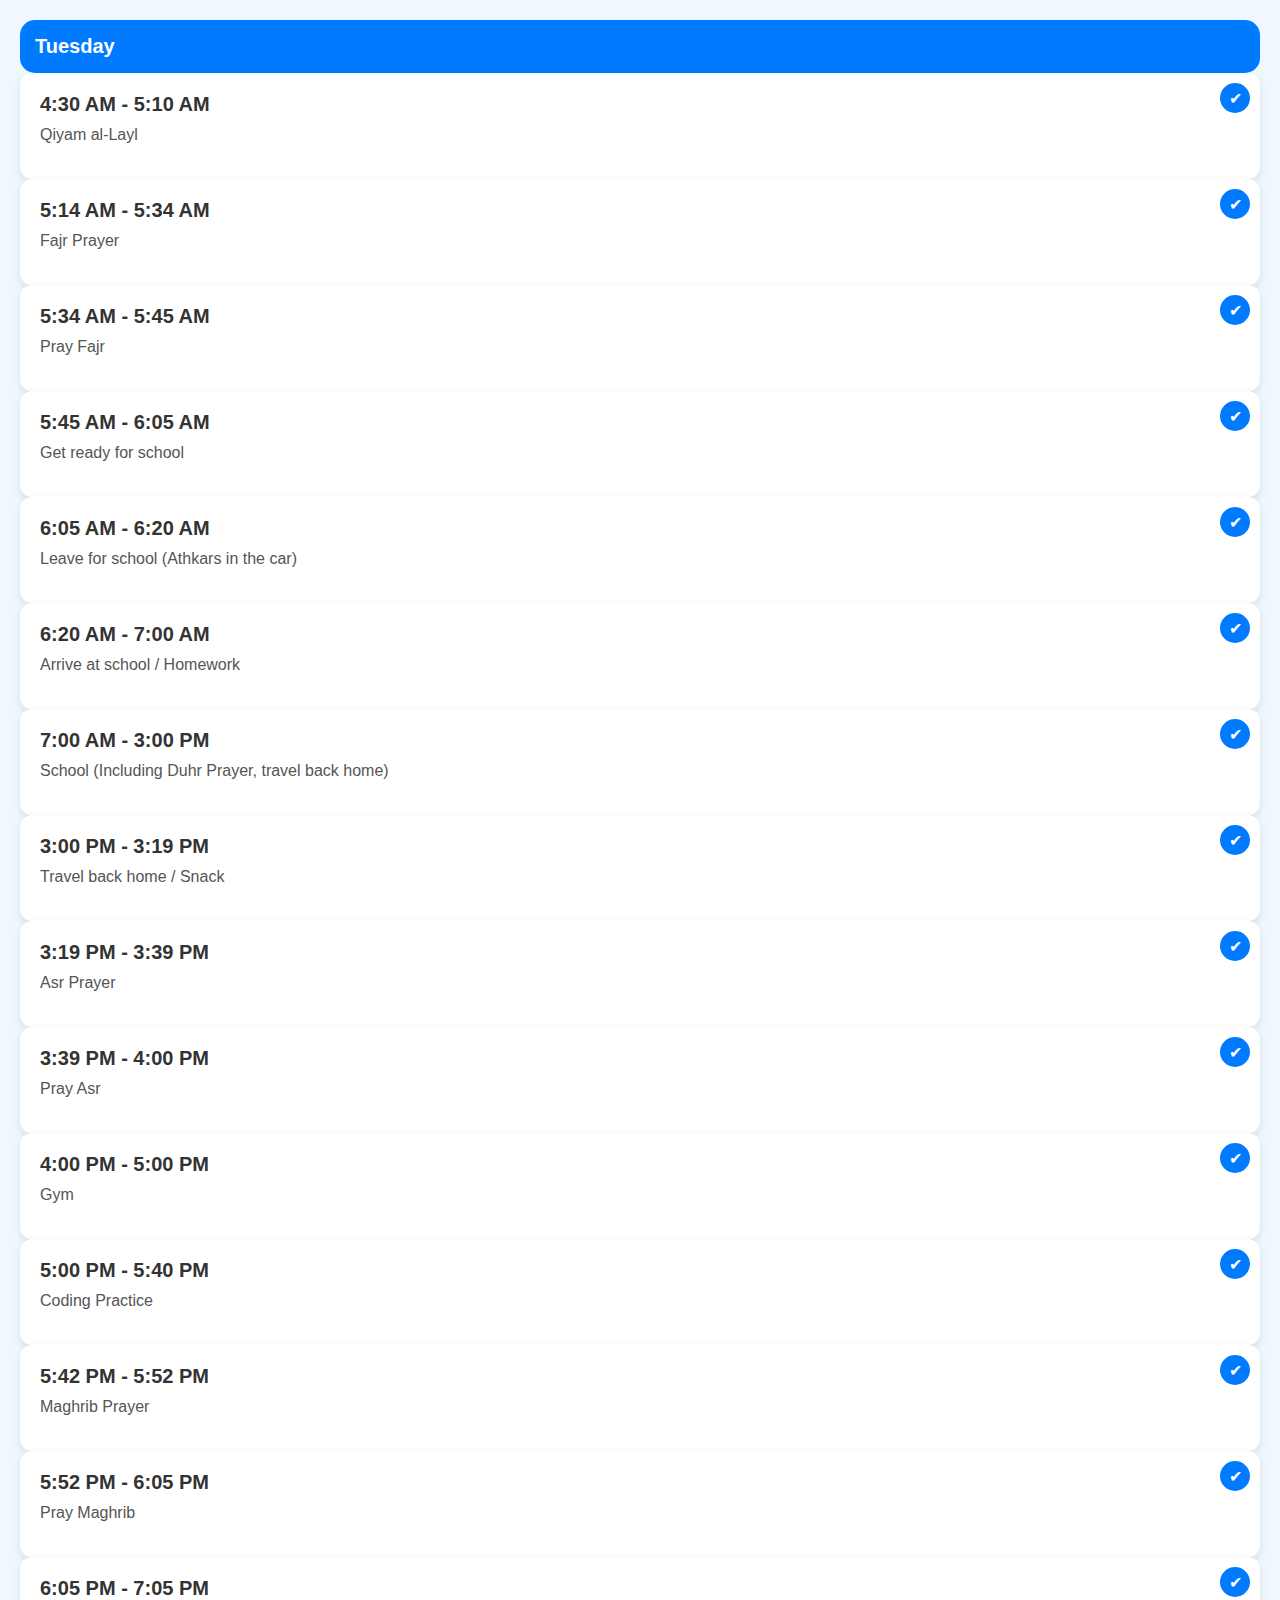
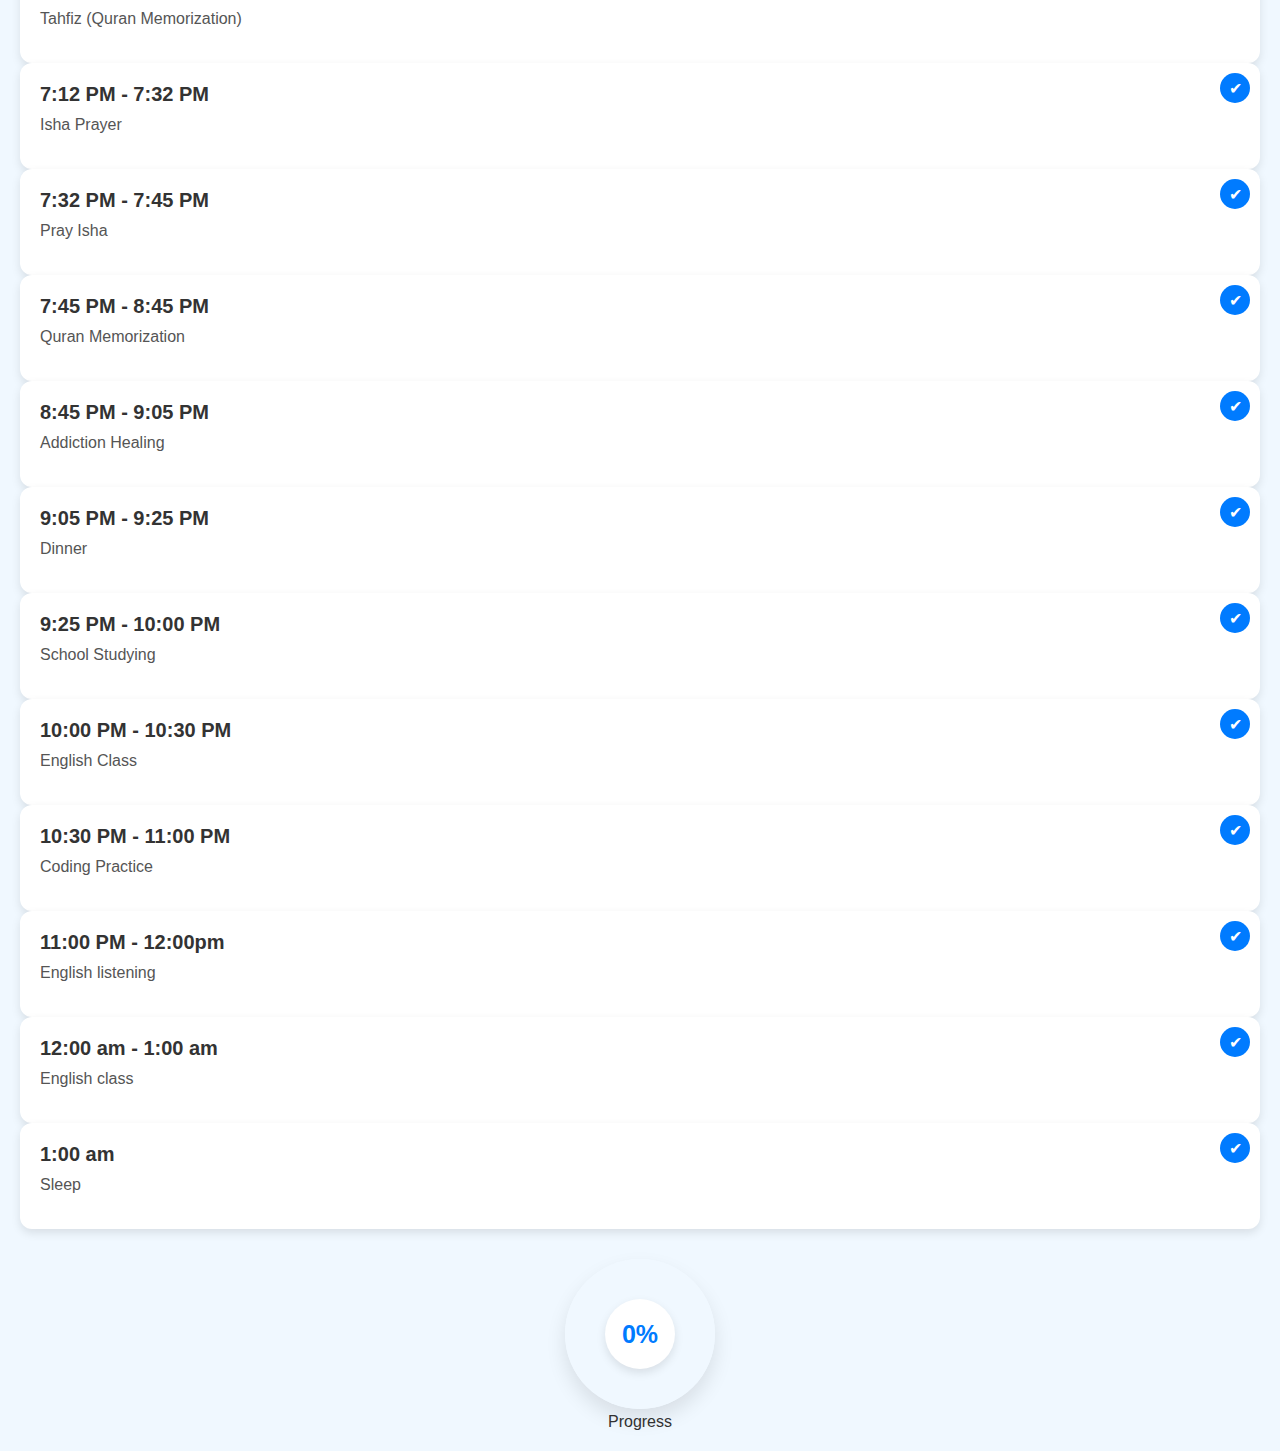
<file: Tuesday.html>
<!DOCTYPE html>
<html lang="en">

<head>
    <meta charset="UTF-8">
    <meta name="viewport" content="width=device-width, initial-scale=1.0">
    <link rel="stylesheet" href="style.css">
    <title>Task Tracker</title>
    <style>

    </style>
</head>

<body>
    <!-- Navbar -->
    <nav>
        <div class="nav__barContainer">
            <a href="#">Tuesday</a>
            <div class="hamburger" id="hamburger">
                <div></div>
                <div></div>
                <div></div>
            </div>
        </div>
        <div class="nav-links" id="navLinks">
            <ul>
                <li><a href="index.html">Sunday</a></li>
                <li><a href="Monday.html">Monday</a></li>
                <li><a href="Tuesday.html">Tuesday</a></li>
                <li><a href="Wensday.html">Wednesday</a></li>
                <li><a href="Thursday.html">Thursday</a></li>
                <li><a href="Thursday( 8 hours ).html">Thursday ( with activity )</a></li>
                <li><a href="Friday.html">Friday</a></li>
                <li><a href="Saturday.html">Saturday</a></li>
                <li><a href="Saturday (8 hours).html">Saturday with Activity</a></li>
                
            </ul>
        </div>
    </nav>

    <!-- Task Container -->
    <!-- Task Container -->
    <div class="task-container"  id="sunday" >
        <div class="task-card" id="task1">
            <h3>4:30 AM - 5:10 AM</h3>
            <p>Qiyam al-Layl</p>
            <input type="checkbox" id="task-checkbox-1">
            <label for="task-checkbox-1">✔</label>
        </div>
        <div class="task-card" id="task2">
            <h3>5:14 AM - 5:34 AM</h3>
            <p>Fajr Prayer</p>
            <input type="checkbox" id="task-checkbox-2">
            <label for="task-checkbox-2">✔</label>
        </div>
        <div class="task-card" id="task3">
            <h3>5:34 AM - 5:45 AM</h3>
            <p>Pray Fajr</p>
            <input type="checkbox" id="task-checkbox-3">
            <label for="task-checkbox-3">✔</label>
        </div>
        <div class="task-card" id="task4">
            <h3>5:45 AM - 6:05 AM</h3>
            <p>Get ready for school</p>
            <input type="checkbox" id="task-checkbox-4">
            <label for="task-checkbox-4">✔</label>
        </div>

        <!-- Tuesday Tasks -->
        <div class="task-card" id="task5">
            <h3>6:05 AM - 6:20 AM</h3>
            <p>Leave for school (Athkars in the car)</p>
            <input type="checkbox" id="task-checkbox-5">
            <label for="task-checkbox-5">✔</label>
        </div>
        <div class="task-card" id="task6">
            <h3>6:20 AM - 7:00 AM</h3>
            <p>Arrive at school / Homework</p>
            <input type="checkbox" id="task-checkbox-6">
            <label for="task-checkbox-6">✔</label>
        </div>
        <div class="task-card" id="task7">
            <h3>7:00 AM - 3:00 PM</h3>
            <p>School (Including Duhr Prayer, travel back home)</p>
            <input type="checkbox" id="task-checkbox-7">
            <label for="task-checkbox-7">✔</label>
        </div>
        <div class="task-card" id="task8">
            <h3>3:00 PM - 3:19 PM</h3>
            <p>Travel back home / Snack</p>
            <input type="checkbox" id="task-checkbox-8">
            <label for="task-checkbox-8">✔</label>
        </div>
        <div class="task-card" id="task9">
            <h3>3:19 PM - 3:39 PM</h3>
            <p>Asr Prayer</p>
            <input type="checkbox" id="task-checkbox-9">
            <label for="task-checkbox-9">✔</label>
        </div>
        <div class="task-card" id="task10">
            <h3>3:39 PM - 4:00 PM</h3>
            <p>Pray Asr</p>
            <input type="checkbox" id="task-checkbox-10">
            <label for="task-checkbox-10">✔</label>
        </div>
        <div class="task-card" id="task11">
            <h3>4:00 PM - 5:00 PM</h3>
            <p>Gym</p>
            <input type="checkbox" id="task-checkbox-11">
            <label for="task-checkbox-11">✔</label>
        </div>
        <div class="task-card" id="task12">
            <h3>5:00 PM - 5:40 PM</h3>
            <p>Coding Practice</p>
            <input type="checkbox" id="task-checkbox-12">
            <label for="task-checkbox-12">✔</label>
        </div>
        <div class="task-card" id="task13">
            <h3>5:42 PM - 5:52 PM</h3>
            <p>Maghrib Prayer</p>
            <input type="checkbox" id="task-checkbox-13">
            <label for="task-checkbox-13">✔</label>
        </div>
        <div class="task-card" id="task14">
            <h3>5:52 PM - 6:05 PM</h3>
            <p>Pray Maghrib</p>
            <input type="checkbox" id="task-checkbox-14">
            <label for="task-checkbox-14">✔</label>
        </div>
        <div class="task-card" id="task15">
            <h3>6:05 PM - 7:05 PM</h3>
            <p>Tahfiz (Quran Memorization)</p>
            <input type="checkbox" id="task-checkbox-15">
            <label for="task-checkbox-15">✔</label>
        </div>
        <div class="task-card" id="task16">
            <h3>7:12 PM - 7:32 PM</h3>
            <p>Isha Prayer</p>
            <input type="checkbox" id="task-checkbox-16">
            <label for="task-checkbox-16">✔</label>
        </div>
        <div class="task-card" id="task17">
            <h3>7:32 PM - 7:45 PM</h3>
            <p>Pray Isha</p>
            <input type="checkbox" id="task-checkbox-17">
            <label for="task-checkbox-17">✔</label>
        </div>
        <div class="task-card" id="task18">
            <h3>7:45 PM - 8:45 PM</h3>
            <p>Quran Memorization</p>
            <input type="checkbox" id="task-checkbox-18">
            <label for="task-checkbox-18">✔</label>
        </div>
        <div class="task-card" id="task19">
            <h3>8:45 PM - 9:05 PM</h3>
            <p>Addiction Healing</p>
            <input type="checkbox" id="task-checkbox-19">
            <label for="task-checkbox-19">✔</label>
        </div>
        <div class="task-card" id="task20">
            <h3>9:05 PM - 9:25 PM</h3>
            <p>Dinner</p>
            <input type="checkbox" id="task-checkbox-20">
            <label for="task-checkbox-20">✔</label>
        </div>
        <div class="task-card" id="task20">
            <h3>9:25 PM - 10:00 PM</h3>
            <p>School Studying</p>
            <input type="checkbox" id="task-checkbox-20">
            <label for="task-checkbox-20">✔</label>
        </div>
        <div class="task-card" id="task21">
            <h3>10:00 PM - 10:30 PM</h3>
            <p>English Class</p>
            <input type="checkbox" id="task-checkbox-21">
            <label for="task-checkbox-21">✔</label>
        </div>
        <div class="task-card" id="task22">
            <h3>10:30 PM - 11:00 PM</h3>
            <p>Coding Practice</p>
            <input type="checkbox" id="task-checkbox-22">
            <label for="task-checkbox-22">✔</label>
        </div>
        <div class="task-card" id="task23">
            <h3>11:00 PM - 12:00pm</h3>
            <p>English listening</p>
            <input type="checkbox" id="task-checkbox-23">
            <label for="task-checkbox-23">✔</label>
        </div>
        <div class="task-card" id="task24">
            <h3>12:00 am - 1:00 am</h3>
            <p>English class</p>
            <input type="checkbox" id="task-checkbox-24">
            <label for="task-checkbox-24">✔</label>
        </div>
        <div class="task-card" id="task25">
            <h3>1:00 am</h3>
            <p>Sleep</p>
            <input type="checkbox" id="task-checkbox-25">
            <label for="task-checkbox-25">✔</label>
        </div>
    </div>

    <!-- Progress Circle -->
    <div class="progress-container">
        <div class="circle" id="progressCircle">
            <div class="percentage" id="progressPercentage">0%</div>
        </div>
        <p>Progress</p>
    </div>

    <script src="script.js">
    

    </script>

</body>

</html>
</file>
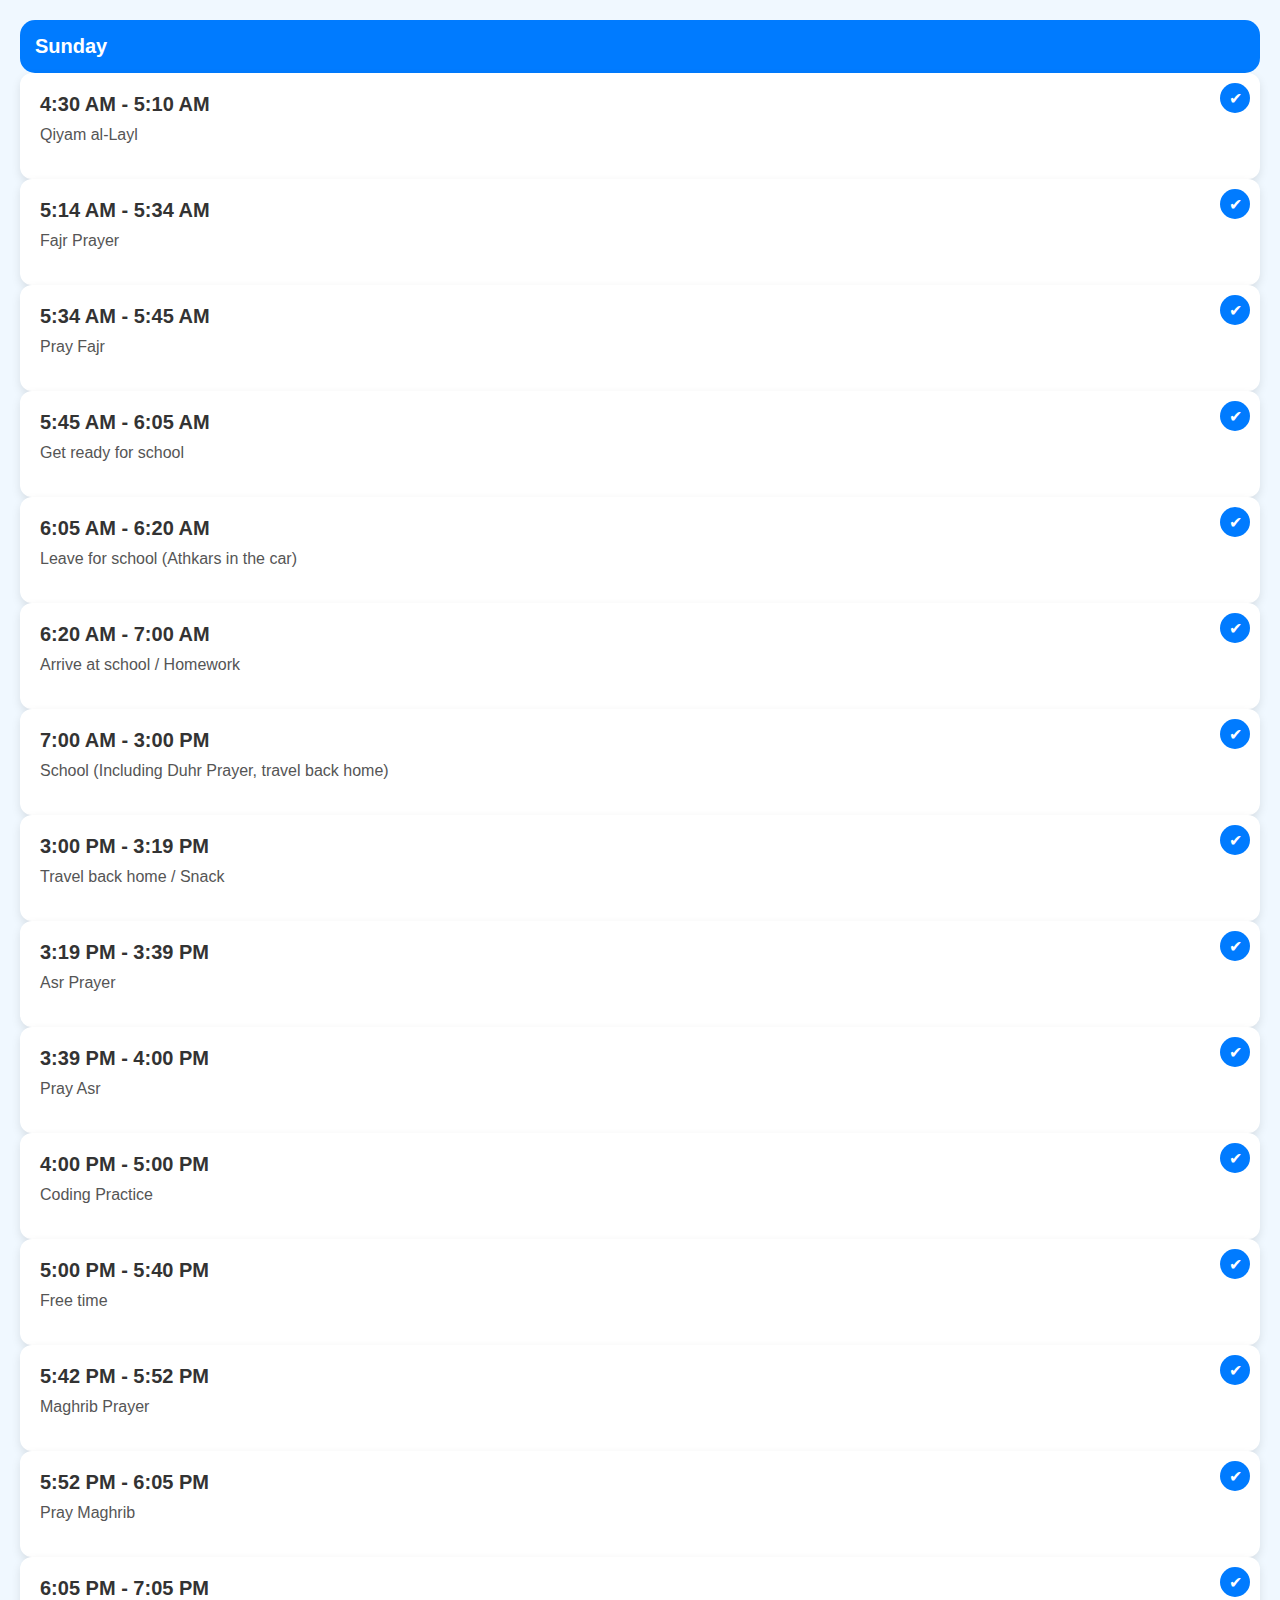
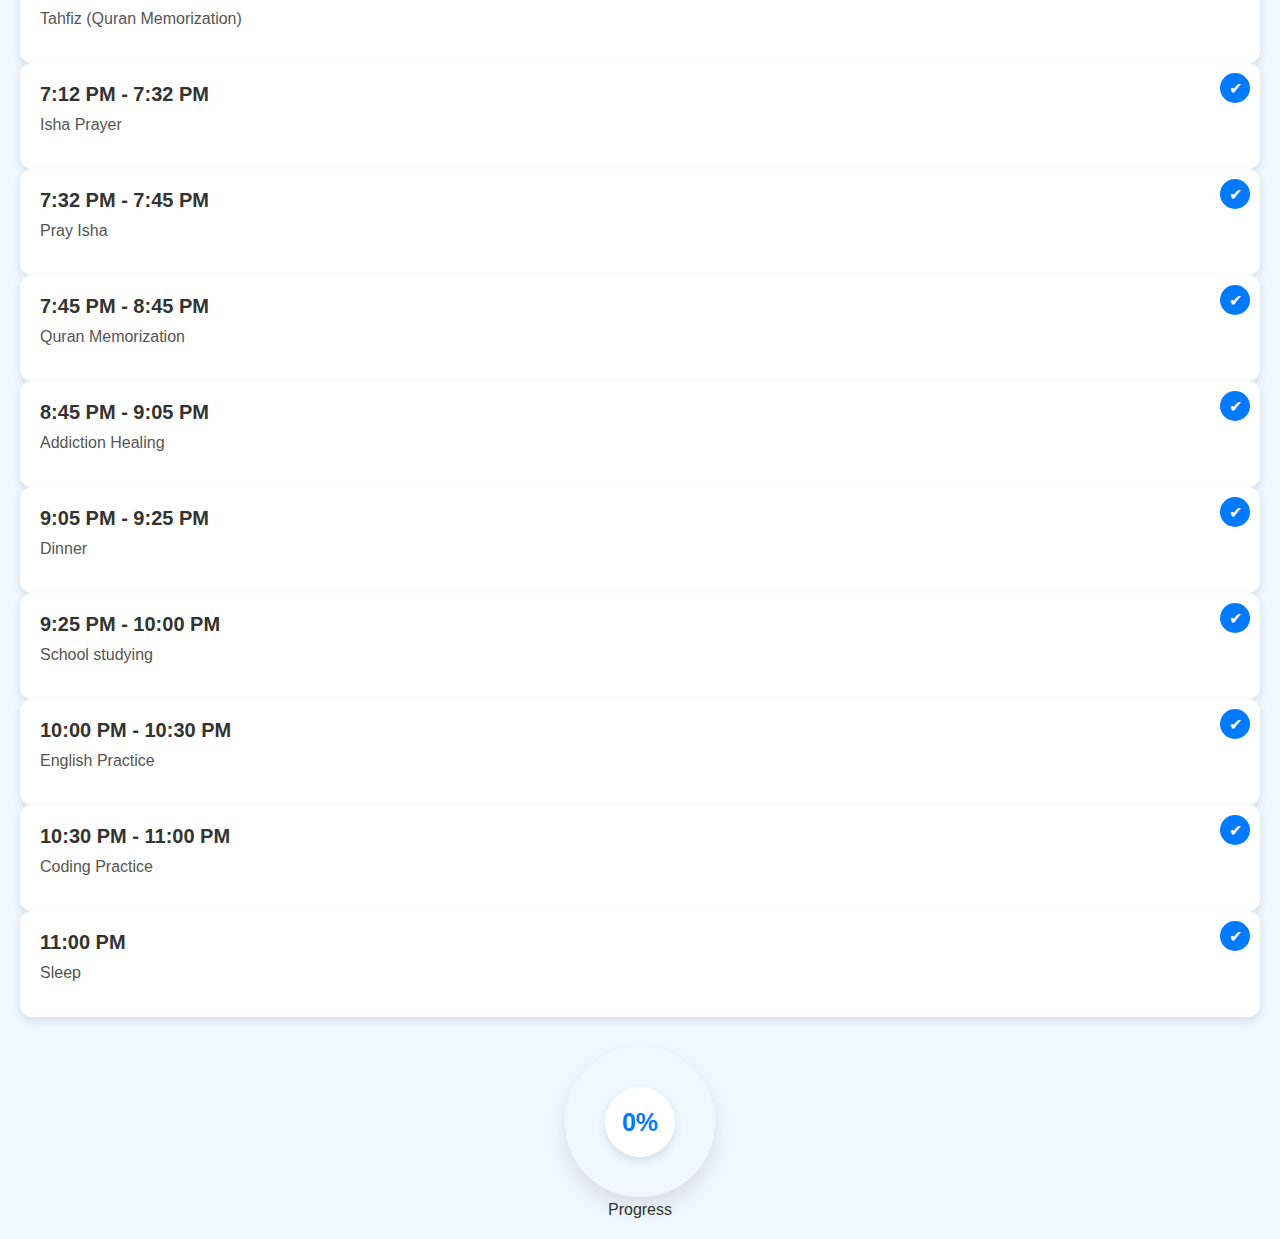
<file: Wensday.html>
<!DOCTYPE html>
<html lang="en">

<head>
    <meta charset="UTF-8">
    <meta name="viewport" content="width=device-width, initial-scale=1.0">
    <link rel="stylesheet" href="style.css">
    <title>Task Tracker</title>
    <style>

    </style>
</head>

<body>
    <!-- Navbar -->
    <nav>
        <div class="nav__barContainer">
            <a href="#">Sunday</a>
            <div class="hamburger" id="hamburger">
                <div></div>
                <div></div>
                <div></div>
            </div>
        </div>
        <div class="nav-links" id="navLinks">
            <ul>
                <li><a href="index.html">Sunday</a></li>
                <li><a href="Monday.html">Monday</a></li>
                <li><a href="Tuesday.html">Tuesday</a></li>
                <li><a href="Wensday.html">Wednesday</a></li>
                <li><a href="Thursday.html">Thursday</a></li>
                <li><a href="Thursday( 8 hours ).html">Thursday ( with activity )</a></li>
                <li><a href="Friday.html">Friday</a></li>
                <li><a href="Saturday.html">Saturday</a></li>
                <li><a href="Saturday (8 hours).html">Saturday with Activity</a></li>
                
            </ul>
        </div>
    </nav>

    <!-- Task Container -->
    <!-- Task Container -->
    <div class="task-container"  id="sunday" >
        <div class="task-card" id="task1">
            <h3>4:30 AM - 5:10 AM</h3>
            <p>Qiyam al-Layl</p>
            <input type="checkbox" id="task-checkbox-1">
            <label for="task-checkbox-1">✔</label>
        </div>
        <div class="task-card" id="task2">
            <h3>5:14 AM - 5:34 AM</h3>
            <p>Fajr Prayer</p>
            <input type="checkbox" id="task-checkbox-2">
            <label for="task-checkbox-2">✔</label>
        </div>
        <div class="task-card" id="task3">
            <h3>5:34 AM - 5:45 AM</h3>
            <p>Pray Fajr</p>
            <input type="checkbox" id="task-checkbox-3">
            <label for="task-checkbox-3">✔</label>
        </div>
        <div class="task-card" id="task4">
            <h3>5:45 AM - 6:05 AM</h3>
            <p>Get ready for school</p>
            <input type="checkbox" id="task-checkbox-4">
            <label for="task-checkbox-4">✔</label>
        </div>

        <!-- Wensday Tasks -->
        <div class="task-card" id="task5">
            <h3>6:05 AM - 6:20 AM</h3>
            <p>Leave for school (Athkars in the car)</p>
            <input type="checkbox" id="task-checkbox-5">
            <label for="task-checkbox-5">✔</label>
        </div>
        <div class="task-card" id="task6">
            <h3>6:20 AM - 7:00 AM</h3>
            <p>Arrive at school / Homework</p>
            <input type="checkbox" id="task-checkbox-6">
            <label for="task-checkbox-6">✔</label>
        </div>
        <div class="task-card" id="task7">
            <h3>7:00 AM - 3:00 PM</h3>
            <p>School (Including Duhr Prayer, travel back home)</p>
            <input type="checkbox" id="task-checkbox-7">
            <label for="task-checkbox-7">✔</label>
        </div>
        <div class="task-card" id="task8">
            <h3>3:00 PM - 3:19 PM</h3>
            <p>Travel back home / Snack</p>
            <input type="checkbox" id="task-checkbox-8">
            <label for="task-checkbox-8">✔</label>
        </div>
        <div class="task-card" id="task9">
            <h3>3:19 PM - 3:39 PM</h3>
            <p>Asr Prayer</p>
            <input type="checkbox" id="task-checkbox-9">
            <label for="task-checkbox-9">✔</label>
        </div>
        <div class="task-card" id="task10">
            <h3>3:39 PM - 4:00 PM</h3>
            <p>Pray Asr</p>
            <input type="checkbox" id="task-checkbox-10">
            <label for="task-checkbox-10">✔</label>
        </div>
        <div class="task-card" id="task11">
            <h3>4:00 PM - 5:00 PM</h3>
            <p>Coding Practice</p>
            <input type="checkbox" id="task-checkbox-11">
            <label for="task-checkbox-11">✔</label>
        </div>
        <div class="task-card" id="task12">
            <h3>5:00 PM - 5:40 PM</h3>
            <p>Free time</p>
            <input type="checkbox" id="task-checkbox-12">
            <label for="task-checkbox-12">✔</label>
        </div>
        <div class="task-card" id="task13">
            <h3>5:42 PM - 5:52 PM</h3>
            <p>Maghrib Prayer</p>
            <input type="checkbox" id="task-checkbox-13">
            <label for="task-checkbox-13">✔</label>
        </div>
        <div class="task-card" id="task14">
            <h3>5:52 PM - 6:05 PM</h3>
            <p>Pray Maghrib</p>
            <input type="checkbox" id="task-checkbox-14">
            <label for="task-checkbox-14">✔</label>
        </div>
        <div class="task-card" id="task15">
            <h3>6:05 PM - 7:05 PM</h3>
            <p>Tahfiz (Quran Memorization)</p>
            <input type="checkbox" id="task-checkbox-15">
            <label for="task-checkbox-15">✔</label>
        </div>
        <div class="task-card" id="task16">
            <h3>7:12 PM - 7:32 PM</h3>
            <p>Isha Prayer</p>
            <input type="checkbox" id="task-checkbox-16">
            <label for="task-checkbox-16">✔</label>
        </div>
        <div class="task-card" id="task17">
            <h3>7:32 PM - 7:45 PM</h3>
            <p>Pray Isha</p>
            <input type="checkbox" id="task-checkbox-17">
            <label for="task-checkbox-17">✔</label>
        </div>
        <div class="task-card" id="task18">
            <h3>7:45 PM - 8:45 PM</h3>
            <p>Quran Memorization</p>
            <input type="checkbox" id="task-checkbox-18">
            <label for="task-checkbox-18">✔</label>
        </div>
        <div class="task-card" id="task19">
            <h3>8:45 PM - 9:05 PM</h3>
            <p>Addiction Healing</p>
            <input type="checkbox" id="task-checkbox-19">
            <label for="task-checkbox-19">✔</label>
        </div>
        <div class="task-card" id="task20">
            <h3>9:05 PM - 9:25 PM</h3>
            <p>Dinner</p>
            <input type="checkbox" id="task-checkbox-20">
            <label for="task-checkbox-20">✔</label>
        </div>
        <div class="task-card" id="task20">
            <h3>9:25 PM - 10:00 PM</h3>
            <p>School studying</p>
            <input type="checkbox" id="task-checkbox-20">
            <label for="task-checkbox-20">✔</label>
        </div>
        <div class="task-card" id="task21">
            <h3>10:00 PM - 10:30 PM</h3>
            <p>English Practice</p>
            <input type="checkbox" id="task-checkbox-21">
            <label for="task-checkbox-21">✔</label>
        </div>
        <div class="task-card" id="task22">
            <h3>10:30 PM - 11:00 PM</h3>
            <p>Coding Practice</p>
            <input type="checkbox" id="task-checkbox-22">
            <label for="task-checkbox-22">✔</label>
        </div>
        <div class="task-card" id="task23">
            <h3>11:00 PM</h3>
            <p>Sleep</p>
            <input type="checkbox" id="task-checkbox-23">
            <label for="task-checkbox-23">✔</label>
        </div>
    </div>

    <!-- Progress Circle -->
    <div class="progress-container">
        <div class="circle" id="progressCircle">
            <div class="percentage" id="progressPercentage">0%</div>
        </div>
        <p>Progress</p>
    </div>

    <script src="script.js">
    

    </script>

</body>

</html>
</file>
<file: style.css>
/* General reset */
        * {
            margin: 0;
            padding: 0;
            box-sizing: border-box;
        }

        body {
            font-family: 'Arial', sans-serif;
            background-color: #f0f8ff;
            /* Light blue background */
            color: #333;
            padding: 20px;
        }

        /* Navbar Styles */
        nav {

            display: flex;
            justify-content: space-between;
            align-items: center;
            background-color: #007BFF;
            /* Blue color */
            border-radius: 15px;
            position: relative;
        }

        nav a {
            color: white;
            text-decoration: none;
            font-size: 20px;
            font-weight: bold;
        }

        .hamburger {
            display: none;
            cursor: pointer;
            flex-direction: column;
            gap: 5px;
            width: 30px;
            height: 30px;
            justify-content: space-around;
            align-items: center;
        }

        .hamburger div {
            background-color: white;
            height: 4px;
            width: 100%;
            border-radius: 2px;
            transition: transform 0.3s ease-in-out;
        }

        /* Navbar Styles */
        .nav-links {
            display: flex;
            gap: 15px;
            position: absolute;
            /* Make sure it’s positioned correctly */
            top: 60px;
            /* Adjust based on your layout */
            width: 100%;
            background-color: #007BFF;
            border-radius: 10px;
            box-shadow: 0 10px 30px rgba(0, 0, 0, 0.1);
            transform: scaleY(0);
            /* Initially collapsed */
            transform-origin: top;
            /* Collapse from the top */
            opacity: 0;
            /* Initially hidden */
            overflow: hidden;
            /* Ensure no overflow when collapsed */
            transition: transform 0.5s ease-out, opacity 0.5s ease-out;
            /* Smooth transition */
            margin-top: 15px;
            /* Margin added to the top */
        }

        /* When nav is active, expand it */
        .nav-links.active {
            transform: scaleY(1);
            /* Expand the menu */
            opacity: 1;
            /* Fully visible */
        }

        /* The <ul> list inside the nav */
        .nav-links ul {
            list-style-type: none;
            display: flex;
            gap: 15px;
            padding: 0;
            margin-top: 20px;
            /* Adjusted space between the items */
        }

        /* Individual nav items */
        .nav-links li {
            padding: 20px;
            padding-bottom: 25px;
            text-align: center;
            border-bottom: 2px solid #fff;
            width: 100%;
        }

        /* Link styles inside <ul> */
        .nav-links ul li a {
            color: white;
            font-size: 18px;
            padding: 10px;
            transition: transform 0.3s ease-in-out;
        }

        .nav-links ul li a:hover {
            background-color: #0056b3;
            border-radius: 5px;
        }

        /* Responsive Styles for smaller screens */
        @media screen and (max-width: 768px) {
            .hamburger {
                display: flex;
            }

            /* Mobile version: hide nav links by default */
            .nav-links {
                display: flex;
                flex-direction: column;
                align-items: center;
            }

            /* When the menu is active, show the nav links */
            .nav-links.active {
                display: flex;
            }

            /* For mobile, the links should be stacked vertically */
            .nav-links ul {
                display: flex;
                flex-direction: column;
                align-items: center;
                width: 100%;
            }

            .nav-links ul li a {
                font-size: 22px;
                padding: 15px;
                width: 100%;
                text-align: center;
            }
        }


        /* Dropdown menu styles */
        .dropdown {
            display: none;
            position: absolute;
            top: 60px;
            left: 0;
            background-color: #0056b3;
            width: 100%;
            border-radius: 10px;
            padding: 10px;
            box-shadow: 0 10px 30px rgba(0, 0, 0, 0.1);
            animation: slideDown 0.5s ease-in-out;
        }

        .dropdown ul {
            list-style-type: none;
            padding: 10px 0;
            text-align: center;
        }

        .dropdown ul li {
            margin: 10px 0;
        }

        .dropdown ul li a {
            color: white;
            font-size: 18px;
            display: block;
            padding: 10px;
            text-decoration: none;
        }

        .dropdown ul li a:hover {
            background-color: #003d80;
        }

        /* Hamburger cross animation */
        .hamburger.active div:nth-child(1) {
            transform: rotate(45deg) translate(11px, 5px);
        }

        .hamburger.active div:nth-child(2) {
            opacity: 0;
        }

        .hamburger.active div:nth-child(3) {
            transform: rotate(-45deg) translate(11px, -5px);
        }

        /* Task Card Styles */
        .task-card {
            background-color: #ffffff;
            /* Soft white background */
            border-radius: 12px;
            padding: 20px;
            box-shadow: 0 4px 10px rgba(0, 0, 0, 0.1);
            /* Soft shadow for depth */
            position: relative;
            overflow: hidden;
            cursor: pointer;
            /* Cursor changes to pointer to indicate interactivity */
            transition: transform 0.2s ease, box-shadow 0.2s ease, background-color 0.3s ease;
        }

        .task-card:hover {
            transform: translateY(-5px);
            /* Lift the card slightly on hover */
            box-shadow: 0 8px 20px rgba(0, 0, 0, 0.15);
            /* Stronger shadow on hover */
        }

        .task-card input[type="checkbox"] {
            display: none;
            /* Hide the checkbox */
        }

        /* Title and Time */
        .task-card h3 {
            font-size: 20px;
            font-weight: bold;
            color: #333;
            /* Dark grey for text */
            margin-bottom: 10px;
        }

        /* Description */
        .task-card p {
            font-size: 16px;
            color: #555;
            /* Slightly lighter grey for description */
            margin-bottom: 15px;
        }

        /* Completed Task (Checkbox) Styles */
        .task-card.completed {
            background-color: #d1ffd6;
            /* Soft green background when completed */
            text-decoration: line-through;
            /* Strike-through text */
            color: #666;
            /* Greyed out text */
        }

        .task-card.completed h3,
        .task-card.completed p {
            color: #999;
            /* Lighter grey for completed tasks */
        }

        /* Hover effect for checkbox */
        .task-card input[type="checkbox"]:checked+label {
            background-color: #d1ffd6;
            /* Green background on complete */
            text-decoration: line-through;
            color: #999;
        }

        /* Invisible checkbox styling */
        .task-card input[type="checkbox"]:checked {
            display: none;
        }

        /* Label for checkbox */
        .task-card label {
            position: absolute;
            top: 10px;
            right: 10px;
            background-color: #007BFF;
            /* Blue background for the checkbox */
            border-radius: 50%;
            width: 30px;
            height: 30px;
            display: flex;
            justify-content: center;
            align-items: center;
            cursor: pointer;
            color: white;
            font-size: 16px;
            transition: background-color 0.3s ease;
        }

        .task-card label:hover {
            background-color: #0056b3;
            /* Darker blue when hovering over checkbox */
        }

        /* Optional: When task is completed, the checkbox disappears (clean look) */
        .task-card.completed label {
            display: none;
        }

        /* Progress Circle */
        .progress-container {
            margin-top: 30px;
            text-align: center;
        }

        .circle {
            position: relative;
            width: 150px;
            height: 150px;
            border-radius: 50%;
            background: conic-gradient(#007BFF 0% 0%, #f0f8ff 0% 100%);
            display: inline-block;
            margin: auto;
            padding: 10px;
            box-shadow: 0 10px 20px rgba(0, 0, 0, 0.1);
        }

        .circle .percentage {
            position: absolute;
            top: 50%;
            left: 50%;
            transform: translate(-50%, -50%);
            font-size: 25px;
            font-weight: bold;
            color: #007BFF;
            padding: 25px;
            /* Increased padding */
            background-color: white;
            /* White background for the circle */
            border-radius: 50%;
            /* Makes the background a circle */
            width: 70px;
            /* Adjusted width to accommodate the increased padding */
            height: 70px;
            /* Adjusted height to maintain circle shape */
            display: flex;
            justify-content: center;
            align-items: center;
            box-shadow: 0 4px 10px rgba(0, 0, 0, 0.1);
            /* Optional shadow */
        }



        /* Animation for dropdown */
        @keyframes slideDown {
            from {
                opacity: 0;
                transform: translateY(-20px);
            }

            to {
                opacity: 1;
                transform: translateY(0);
            }
        }

        /* Responsive Styles */
        @media screen and (max-width: 768px) {
            .hamburger {
                display: flex;
            }

            .nav-links {
                display: none;
                max-height: 0;
                overflow: hidden;
                transition: max-height 1s ease;
            }

            .nav-links.active {
                display: flex;
                flex-direction: column;
                align-items: center;
                position: absolute;
                z-index: 10;
                top: 60px;
                width: 100%;
                background-color: #007BFF;
                border-radius: 10px;
                box-shadow: 0 10px 30px rgba(0, 0, 0, 0.1);
                max-height: 1000px;
                transition: max-height 1s ease-in-out;

            }


            .nav-links ul {
                display: flex;
                flex-direction: column;
                align-items: center;
                width: 100%;
            }

            .nav-links ul li a {
                font-size: 22px;
                padding: 15px;
                width: 100%;
                text-align: center;
            }
        }

        .nav__barContainer {
            display: flex;
            flex-flow: row nowrap;
            justify-content: space-between;
            align-items: center;
            width: 100%;
            padding: 15px;

        }
</file>
